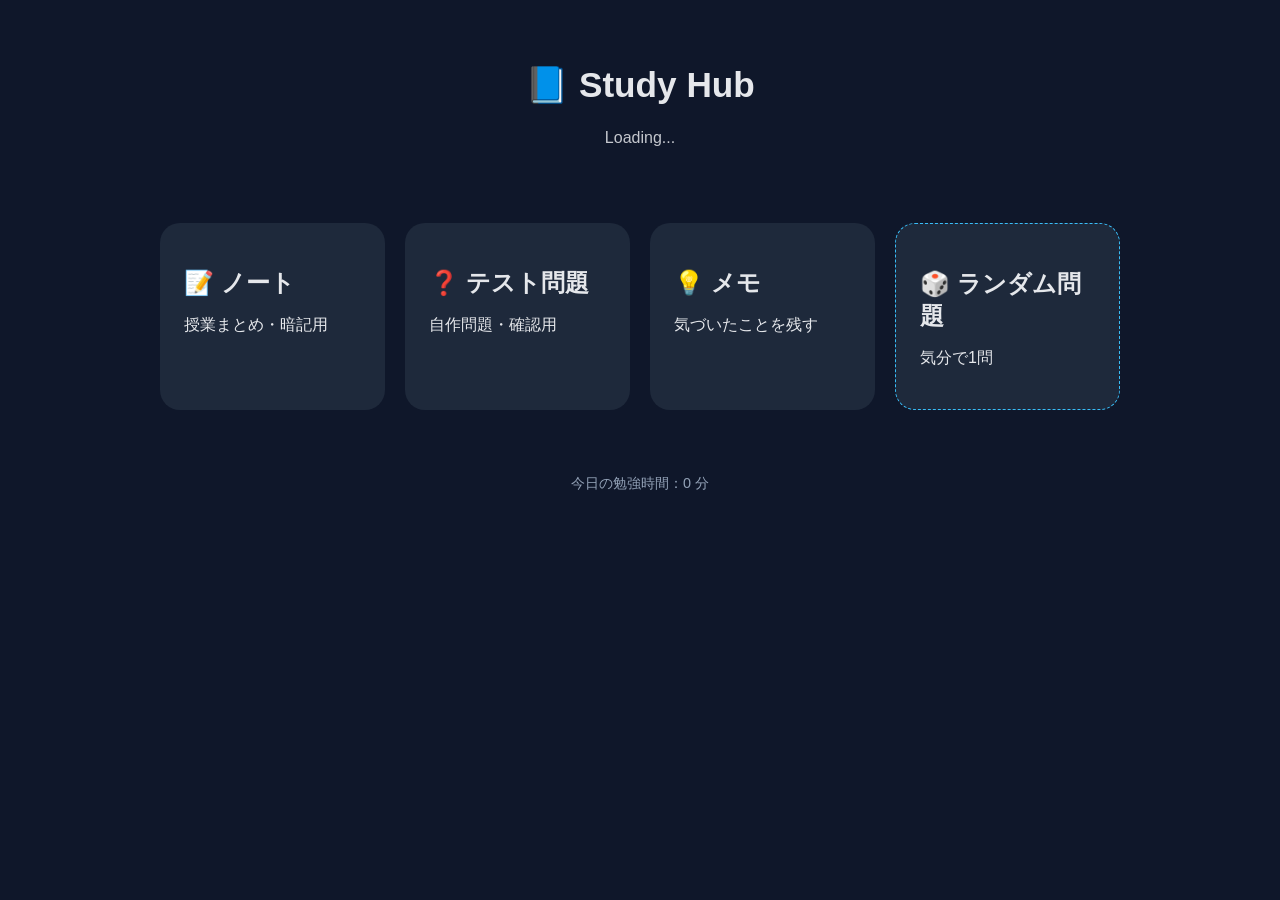
<file: public/index.html>
<!DOCTYPE html>
<html lang="ja">
<head>
  <meta charset="UTF-8">
  <title>Study Hub</title>
  <meta name="viewport" content="width=device-width, initial-scale=1.0">
  <link rel="stylesheet" href="style.css">
</head>
<body>

<header>
  <h1>📘 Study Hub</h1>
  <p id="quote">Loading...</p>
</header>

<main class="grid">
  <div class="card" onclick="go('notes')">
    <h2>📝 ノート</h2>
    <p>授業まとめ・暗記用</p>
  </div>

  <div class="card" onclick="go('quiz')">
    <h2>❓ テスト問題</h2>
    <p>自作問題・確認用</p>
  </div>

  <div class="card" onclick="go('memo')">
    <h2>💡 メモ</h2>
    <p>気づいたことを残す</p>
  </div>

  <div class="card random" onclick="randomQuiz()">
    <h2>🎲 ランダム問題</h2>
    <p>気分で1問</p>
  </div>
</main>

<footer>
  <p id="timer">今日の勉強時間：0 分</p>
</footer>

<script src="script.js"></script>
</body>
</html>
</file>
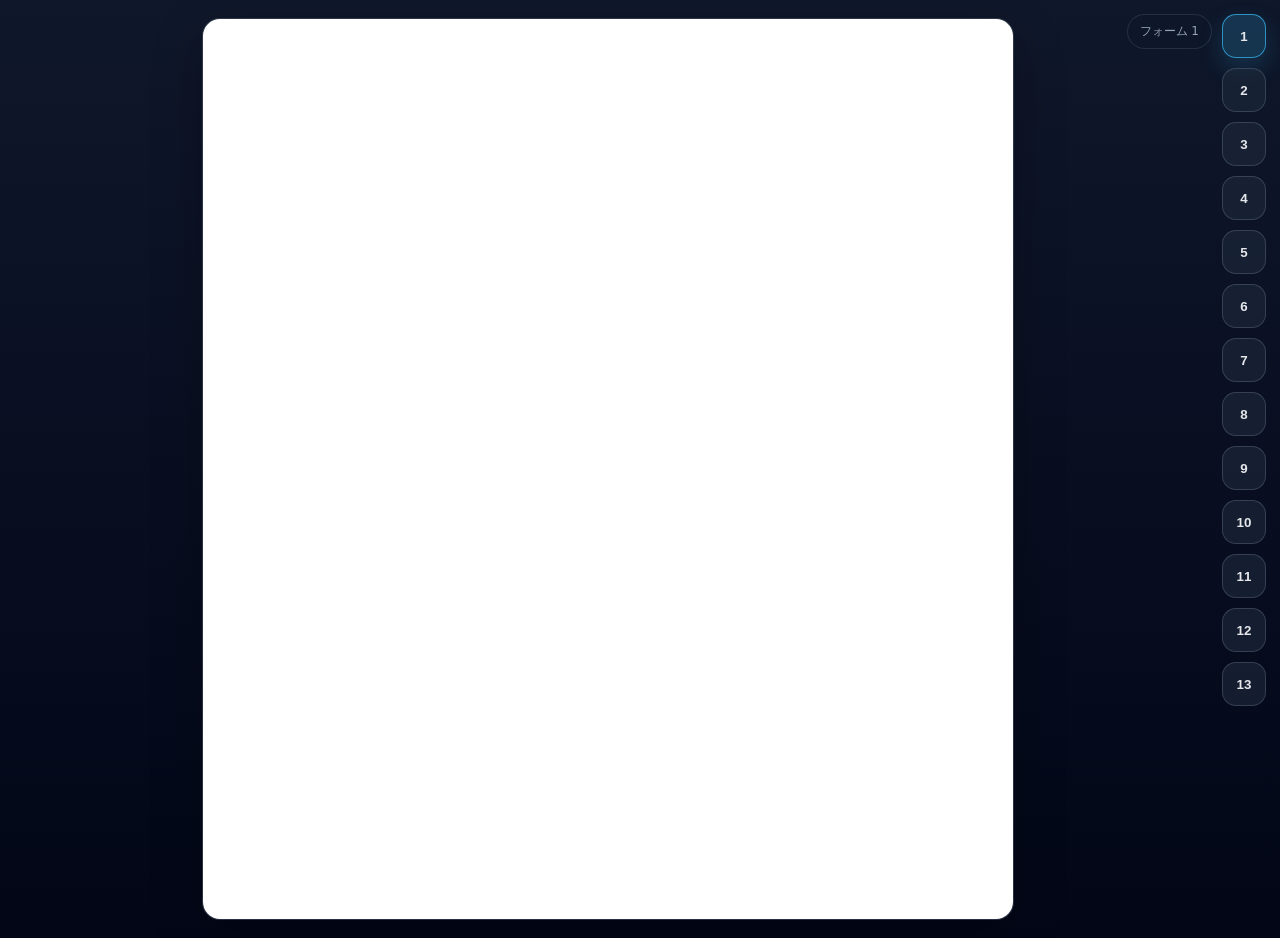
<file: public/formsSwitcher.html>
<!DOCTYPE html>
<html lang="ja">
<head>
  <meta charset="UTF-8" />
  <meta name="viewport" content="width=device-width, initial-scale=1.0" />
  <title>Forms Switcher</title>
  <link rel="stylesheet" href="formsSwitcherStyle.css">
</head>

<body>

  <!-- 右上ラベル（いま何のフォームか表示） -->
  <div class="switch-label" id="formLabel">フォーム 1</div>

  <!-- 右上固定スイッチ（JSで生成もできるけど今回はHTMLでもOK） -->
  <div class="switcher" id="switcher"></div>

  <div class="form-wrap">
    <div class="frame-shell">
      <div class="frame-overlay" id="overlay">
        <div class="loading">
          <span class="dot"></span><span class="dot"></span><span class="dot"></span>
          <span>切り替え中…</span>
        </div>
      </div>

      <iframe
        id="formFrame"
        src="https://docs.google.com/forms/d/e/1FAIpQLSd8glmPOr-wAVesjlUrIQJ4_9QLOpChcwedxyxVCIj12L_C6g/viewform?embedded=true"
        loading="lazy"
      >読み込んでいます…</iframe>
    </div>
  </div>

<script src="formsSwitcher.js"></script>

</body>
</html>
</file>
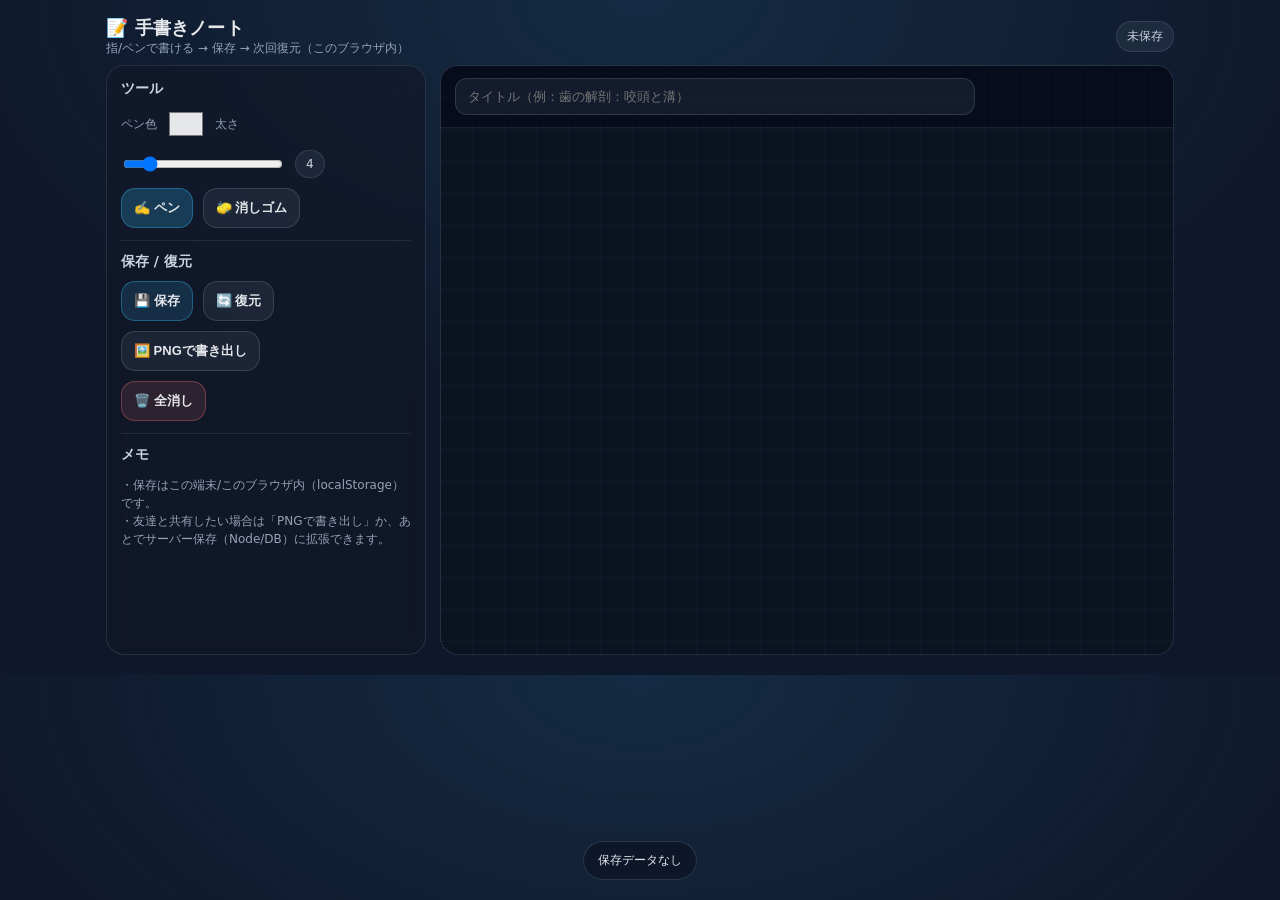
<file: public/memo.html>
<!doctype html>
<html lang="ja">
<head>
  <meta charset="utf-8" />
  <meta name="viewport" content="width=device-width, initial-scale=1, viewport-fit=cover" />
  <title>Study Note</title>
  <style>
    :root{
      --bg:#0f172a;
      --panel:#111827;
      --ink:#e5e7eb;
      --muted:#94a3b8;
      --accent:#38bdf8;
      --card:#1f2937;
      --paper:#0b1220;
      --line:rgba(56,189,248,0.12);
    }
    *{box-sizing:border-box}
    body{
      margin:0;
      font-family: system-ui, -apple-system, Segoe UI, Roboto, "Noto Sans JP", sans-serif;
      background: radial-gradient(1200px 700px at 50% 0%, rgba(56,189,248,0.12), transparent 60%),
                  var(--bg);
      color:var(--ink);
    }
    header{
      padding:16px 16px 8px;
      display:flex;
      align-items:center;
      justify-content:space-between;
      gap:12px;
      max-width:1100px;
      margin:0 auto;
    }
    header h1{
      font-size:18px;
      margin:0;
      letter-spacing:0.2px;
    }
    header .hint{color:var(--muted); font-size:12px}
    .wrap{
      max-width:1100px;
      margin:0 auto;
      padding:0 16px 20px;
      display:grid;
      grid-template-columns: 320px 1fr;
      gap:14px;
    }
    @media (max-width: 900px){
      .wrap{grid-template-columns:1fr}
    }
    .panel{
      background: rgba(17,24,39,0.65);
      border:1px solid rgba(148,163,184,0.18);
      border-radius:18px;
      padding:14px;
      backdrop-filter: blur(10px);
    }
    .panel h2{font-size:14px; margin:0 0 10px; color:#cbd5e1}
    .row{display:flex; gap:10px; align-items:center; flex-wrap:wrap}
    label{font-size:12px; color:var(--muted)}
    input[type="color"]{
      width:38px; height:32px; border:none; background:transparent; padding:0; cursor:pointer;
    }
    input[type="range"]{width:160px}
    .btn{
      appearance:none; border:none; cursor:pointer;
      background: rgba(56,189,248,0.15);
      border:1px solid rgba(56,189,248,0.35);
      color: var(--ink);
      padding:10px 12px;
      border-radius:14px;
      font-weight:600;
      transition: transform .12s ease, background .12s ease;
      font-size:13px;
      user-select:none;
    }
    .btn:hover{transform: translateY(-1px); background: rgba(56,189,248,0.22);}
    .btn.secondary{
      background: rgba(148,163,184,0.10);
      border:1px solid rgba(148,163,184,0.22);
    }
    .btn.danger{
      background: rgba(248,113,113,0.12);
      border:1px solid rgba(248,113,113,0.35);
    }
    .pill{
      padding:6px 10px;
      border-radius:999px;
      background: rgba(148,163,184,0.10);
      border:1px solid rgba(148,163,184,0.18);
      color:#cbd5e1;
      font-size:12px;
    }
    .divider{
      height:1px;
      background: rgba(148,163,184,0.14);
      margin:12px 0;
    }

    /* paper area */
    .paper{
      background: linear-gradient(transparent 31px, var(--line) 32px),
                  linear-gradient(90deg, transparent 31px, rgba(56,189,248,0.08) 32px),
                  var(--paper);
      background-size: 100% 32px, 32px 100%, auto;
      border:1px solid rgba(148,163,184,0.18);
      border-radius:18px;
      overflow:hidden;
      position:relative;
      min-height: 520px;
    }
    .paperTop{
      display:flex; align-items:center; justify-content:space-between;
      padding:12px 14px;
      background: rgba(2,6,23,0.45);
      border-bottom:1px solid rgba(148,163,184,0.14);
    }
    .paperTop input{
      width:100%;
      max-width: 520px;
      background: rgba(148,163,184,0.10);
      border:1px solid rgba(148,163,184,0.20);
      color:var(--ink);
      border-radius:12px;
      padding:10px 12px;
      outline:none;
      font-size:13px;
    }
    .canvasWrap{
      position:relative;
      width:100%;
      height: calc(100% - 56px);
      min-height: 520px;
    }
    canvas{
      width:100%;
      height:100%;
      display:block;
      touch-action: none; /* スクロールより描画を優先 */
      cursor: crosshair;
    }
    .toast{
      position:fixed;
      bottom:18px;
      left:50%;
      transform:translateX(-50%);
      background: rgba(15,23,42,0.92);
      border:1px solid rgba(148,163,184,0.22);
      color:#e5e7eb;
      padding:10px 14px;
      border-radius:999px;
      font-size:12px;
      opacity:0;
      pointer-events:none;
      transition: opacity .18s ease, transform .18s ease;
    }
    .toast.show{opacity:1; transform:translateX(-50%) translateY(-2px);}
    .small{font-size:12px;color:var(--muted);line-height:1.5}
  </style>
</head>
<body>
  <header>
    <div>
      <h1>📝 手書きノート</h1>
      <div class="hint">指/ペンで書ける → 保存 → 次回復元（このブラウザ内）</div>
    </div>
    <span class="pill" id="status">未保存</span>
  </header>

  <div class="wrap">
    <aside class="panel">
      <h2>ツール</h2>

      <div class="row" style="margin-bottom:10px;">
        <label>ペン色</label>
        <input id="color" type="color" value="#e5e7eb" />
        <label>太さ</label>
        <input id="size" type="range" min="1" max="24" value="4" />
        <span class="pill" id="sizeLabel">4</span>
      </div>

      <div class="row" style="margin-bottom:10px;">
        <button class="btn" id="penBtn">✍️ ペン</button>
        <button class="btn secondary" id="eraserBtn">🧽 消しゴム</button>
      </div>

      <div class="divider"></div>

      <h2>保存 / 復元</h2>
      <div class="row" style="margin-bottom:10px;">
        <button class="btn" id="saveBtn">💾 保存</button>
        <button class="btn secondary" id="loadBtn">🔄 復元</button>
      </div>

      <div class="row" style="margin-bottom:10px;">
        <button class="btn secondary" id="exportBtn">🖼️ PNGで書き出し</button>
      </div>

      <div class="row" style="margin-bottom:10px;">
        <button class="btn danger" id="clearBtn">🗑️ 全消し</button>
      </div>

      <div class="divider"></div>
      <h2>メモ</h2>
      <p class="small">
        ・保存はこの端末/このブラウザ内（localStorage）です。<br>
        ・友達と共有したい場合は「PNGで書き出し」か、あとでサーバー保存（Node/DB）に拡張できます。
      </p>
    </aside>

    <section class="paper">
      <div class="paperTop">
        <input id="title" placeholder="タイトル（例：歯の解剖：咬頭と溝）" maxlength="60" />
      </div>
      <div class="canvasWrap">
        <canvas id="canvas"></canvas>
      </div>
    </section>
  </div>

  <div class="toast" id="toast">保存しました</div>

  <script>
    // ====== 設定 ======
    const STORAGE_KEY = "study-note-v1";
    const canvas = document.getElementById("canvas");
    const ctx = canvas.getContext("2d", { willReadFrequently: true });

    const colorEl = document.getElementById("color");
    const sizeEl = document.getElementById("size");
    const sizeLabel = document.getElementById("sizeLabel");
    const titleEl = document.getElementById("title");
    const statusEl = document.getElementById("status");
    const toastEl = document.getElementById("toast");

    const penBtn = document.getElementById("penBtn");
    const eraserBtn = document.getElementById("eraserBtn");
    const saveBtn = document.getElementById("saveBtn");
    const loadBtn = document.getElementById("loadBtn");
    const exportBtn = document.getElementById("exportBtn");
    const clearBtn = document.getElementById("clearBtn");

    let mode = "pen"; // "pen" | "eraser"
    let drawing = false;
    let dirty = false;
    let last = { x: 0, y: 0, p: 0.5 };

    function toast(msg){
      toastEl.textContent = msg;
      toastEl.classList.add("show");
      setTimeout(()=>toastEl.classList.remove("show"), 1200);
    }
    function setStatus(text, accent=false){
      statusEl.textContent = text;
      statusEl.style.borderColor = accent ? "rgba(56,189,248,0.45)" : "rgba(148,163,184,0.18)";
    }

    // ====== Canvas Resize (retina対応) ======
    function resizeCanvas(){
      const dpr = Math.max(1, window.devicePixelRatio || 1);
      const rect = canvas.getBoundingClientRect();

      // 既存内容を退避
      const prev = canvas.width && canvas.height ? canvas.toDataURL("image/png") : null;

      canvas.width = Math.floor(rect.width * dpr);
      canvas.height = Math.floor(rect.height * dpr);
      ctx.setTransform(dpr, 0, 0, dpr, 0, 0);

      // 背景（透明のままでもOK。紙っぽくするなら白で塗る）
      // ctx.fillStyle = "#0b1220"; ctx.fillRect(0,0,rect.width,rect.height);

      if (prev){
        const img = new Image();
        img.onload = () => {
          ctx.drawImage(img, 0, 0, rect.width, rect.height);
        };
        img.src = prev;
      }
    }
    window.addEventListener("resize", resizeCanvas);

    // ====== Drawing utils ======
    function setTool(){
      penBtn.style.background = mode === "pen" ? "rgba(56,189,248,0.22)" : "rgba(56,189,248,0.15)";
      eraserBtn.style.background = mode === "eraser" ? "rgba(148,163,184,0.18)" : "rgba(148,163,184,0.10)";
      canvas.style.cursor = mode === "eraser" ? "cell" : "crosshair";
    }

    function getPoint(e){
      const rect = canvas.getBoundingClientRect();
      const touch = e.touches && e.touches[0];
      const clientX = touch ? touch.clientX : e.clientX;
      const clientY = touch ? touch.clientY : e.clientY;
      const pressure = touch?.force ?? e.pressure ?? 0.5; // iOS/一部端末で有効
      return {
        x: (clientX - rect.left),
        y: (clientY - rect.top),
        p: (pressure && pressure > 0) ? pressure : 0.5
      };
    }

    function beginStroke(pt){
      drawing = true;
      dirty = true;
      last = pt;
      ctx.beginPath();
      ctx.moveTo(pt.x, pt.y);
      setStatus("編集中…", true);
    }

    function strokeTo(pt){
      if (!drawing) return;

      // 筆圧っぽい：force が取れるなら少し反映
      const base = Number(sizeEl.value);
      const w = Math.max(1, base * (0.6 + pt.p * 0.8));

      ctx.lineJoin = "round";
      ctx.lineCap = "round";
      ctx.lineWidth = w;

      if (mode === "eraser"){
        ctx.globalCompositeOperation = "destination-out";
        ctx.strokeStyle = "rgba(0,0,0,1)";
      } else {
        ctx.globalCompositeOperation = "source-over";
        ctx.strokeStyle = colorEl.value;
      }

      ctx.lineTo(pt.x, pt.y);
      ctx.stroke();

      last = pt;
    }

    function endStroke(){
      if (!drawing) return;
      drawing = false;
      ctx.closePath();
      setStatus(dirty ? "未保存" : "保存済み");
    }

    // Pointer Events（ボタン押しながらでも描画が途切れにくい）
    canvas.addEventListener("pointerdown", (e)=>{
      e.preventDefault();
      canvas.setPointerCapture(e.pointerId);
      beginStroke(getPoint(e));
    });
    canvas.addEventListener("pointermove", (e)=>{
      if (!drawing) return;
      e.preventDefault();
      strokeTo(getPoint(e));
    });
    canvas.addEventListener("pointerup", (e)=>{
      e.preventDefault();
      endStroke();
    });
    canvas.addEventListener("pointercancel", endStroke);

    // ====== UI ======
    sizeEl.addEventListener("input", ()=> sizeLabel.textContent = sizeEl.value);

    penBtn.addEventListener("click", ()=>{ mode="pen"; setTool(); toast("ペン"); });
    eraserBtn.addEventListener("click", ()=>{ mode="eraser"; setTool(); toast("消しゴム"); });

    clearBtn.addEventListener("click", ()=>{
      if (!confirm("全消しする？")) return;
      const rect = canvas.getBoundingClientRect();
      ctx.clearRect(0,0,rect.width,rect.height);
      dirty = true;
      setStatus("未保存");
      toast("全消し");
    });

    function save(){
      const data = {
        title: titleEl.value ?? "",
        // ここはキャンバスを画像として保存（簡単で確実）
        image: canvas.toDataURL("image/png"),
        savedAt: Date.now()
      };
      localStorage.setItem(STORAGE_KEY, JSON.stringify(data));
      dirty = false;
      setStatus("保存済み");
      toast("保存しました");
    }

    function load(){
      const raw = localStorage.getItem(STORAGE_KEY);
      if (!raw){
        toast("保存データなし");
        return;
      }
      const data = JSON.parse(raw);
      titleEl.value = data.title ?? "";

      const rect = canvas.getBoundingClientRect();
      const img = new Image();
      img.onload = () => {
        ctx.clearRect(0,0,rect.width,rect.height);
        ctx.drawImage(img, 0, 0, rect.width, rect.height);
        dirty = false;
        setStatus("保存済み");
        toast("復元しました");
      };
      img.src = data.image;
    }

    saveBtn.addEventListener("click", save);
    loadBtn.addEventListener("click", load);

    exportBtn.addEventListener("click", ()=>{
      // 背景を白にしたPNGが欲しい場合は一時的に合成してもOK
      const a = document.createElement("a");
      const name = (titleEl.value || "note").replace(/[\\\/:*?"<>|]/g, "_");
      a.download = `${name}.png`;
      a.href = canvas.toDataURL("image/png");
      a.click();
      toast("PNGを書き出し");
    });

    // ====== 初期化 ======
    resizeCanvas();
    setTool();
    sizeLabel.textContent = sizeEl.value;

    // 自動復元（欲しければON）
    load();

    // ページ離脱前の注意
    window.addEventListener("beforeunload", (e)=>{
      if (!dirty) return;
      e.preventDefault();
      e.returnValue = "";
    });
  </script>
</body>
</html>
</file>
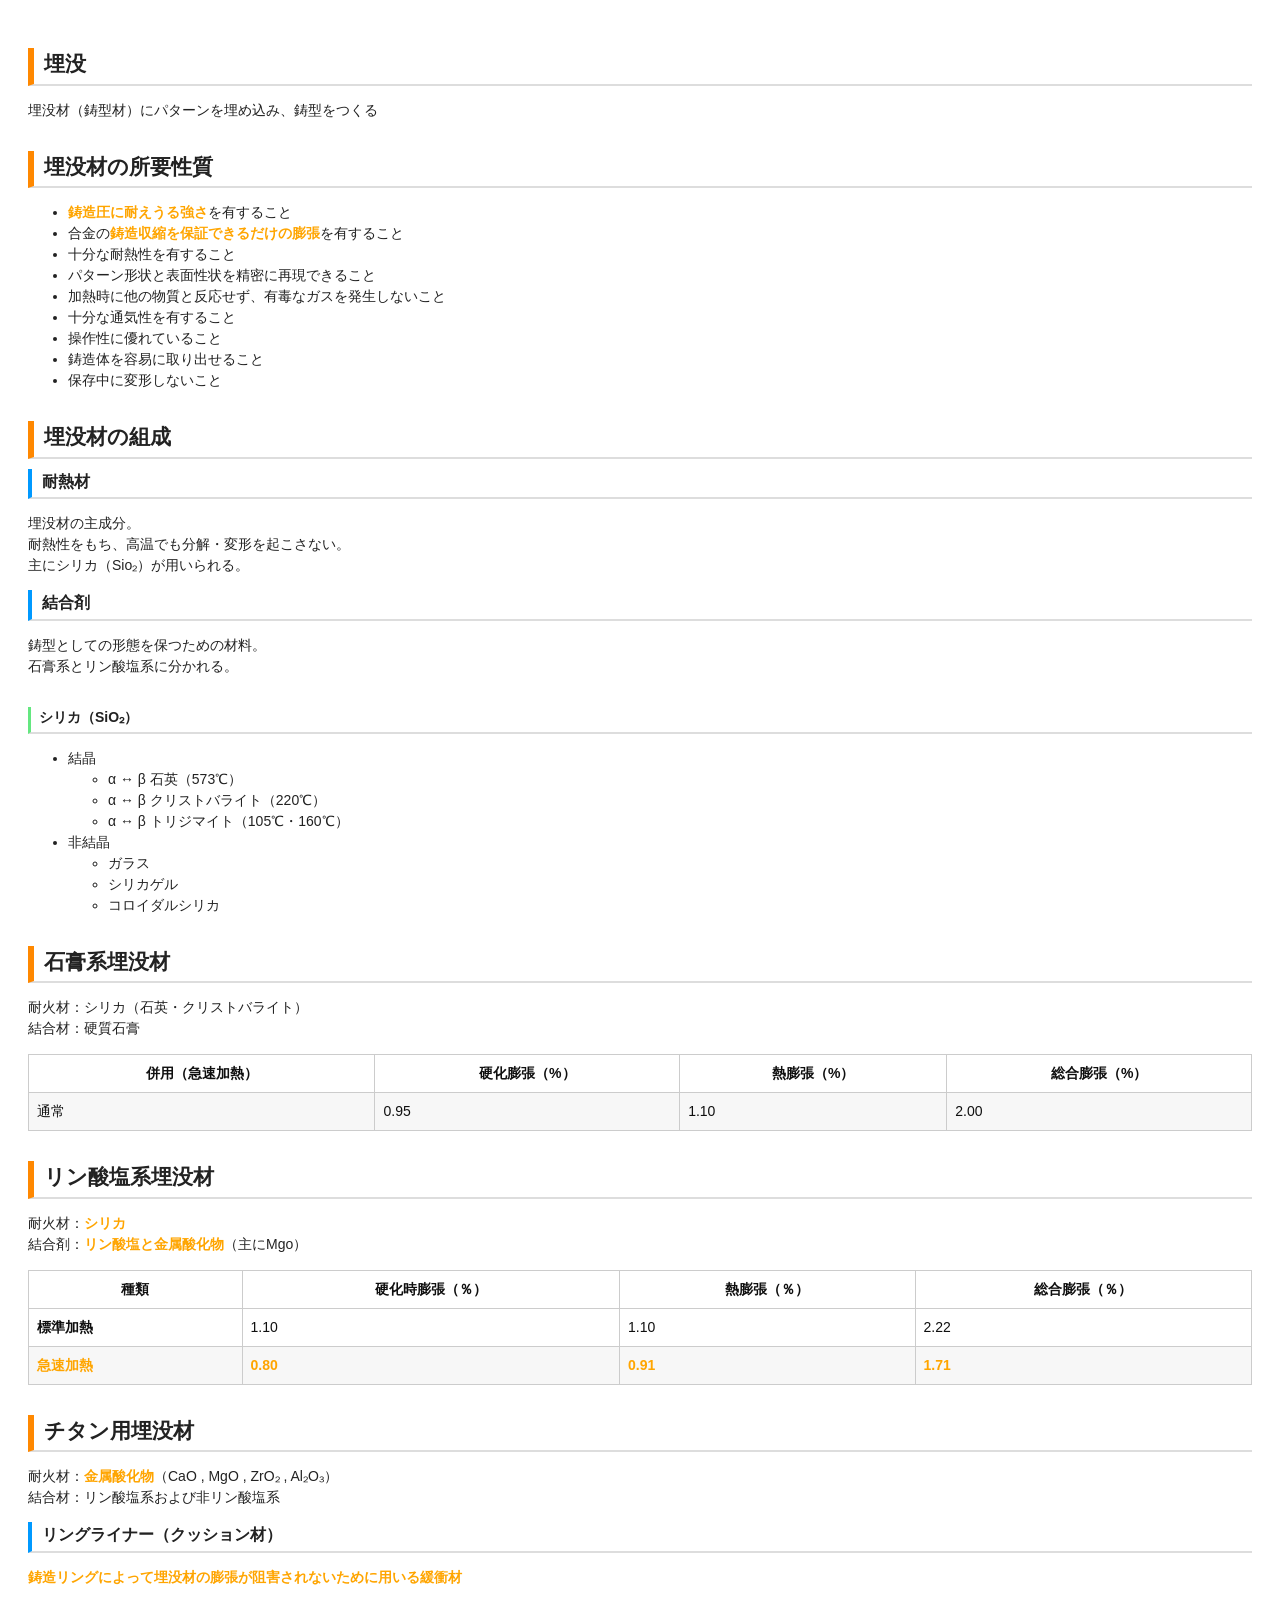
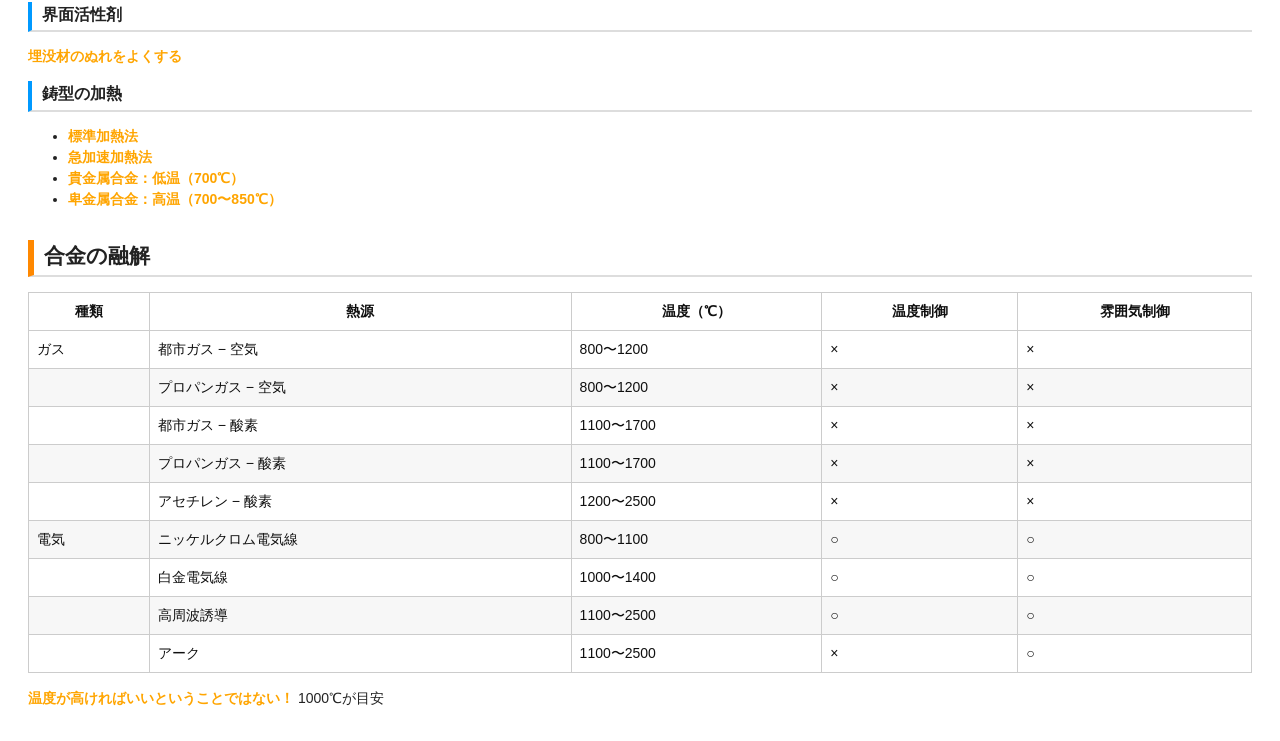
<file: public/note1-1.html>
<!DOCTYPE html>
<html lang="ja">
<head>
<meta charset="UTF-8" />
<title>note 1-1</title>
<link rel="stylesheet" href="noteStyle.css">
</head>
<body>

<h2>埋没</h2>
<p>埋没材（鋳型材）にパターンを埋め込み、鋳型をつくる</p>

<h2>埋没材の所要性質</h2>
<ul>
  <li><span class="orange">鋳造圧に耐えうる強さ</span>を有すること</li>
  <li>合金の<span class="orange">鋳造収縮を保証できるだけの膨張</span>を有すること</li>
  <li>十分な耐熱性を有すること</li>
  <li>パターン形状と表面性状を精密に再現できること</li>
  <li>加熱時に他の物質と反応せず、有毒なガスを発生しないこと</li>
  <li>十分な通気性を有すること</li>
  <li>操作性に優れていること</li>
  <li>鋳造体を容易に取り出せること</li>
  <li>保存中に変形しないこと</li>
</ul>

<h2>埋没材の組成</h2>

<h3>耐熱材</h3>
<p>埋没材の主成分。<br>
耐熱性をもち、高温でも分解・変形を起こさない。<br>
主にシリカ（Sio₂）が用いられる。</p>

<h3>結合剤</h3>
<p>鋳型としての形態を保つための材料。<br>
石膏系とリン酸塩系に分かれる。</p>

<h4>シリカ（SiO₂）</h4>
<ul>
  <li>結晶
    <ul>
      <li>α ↔ β 石英（573℃）</li>
      <li>α ↔ β クリストバライト（220℃）</li>
      <li>α ↔ β トリジマイト（105℃・160℃）</li>
    </ul>
  </li>
  <li>非結晶
    <ul>
      <li>ガラス</li>
      <li>シリカゲル</li>
      <li>コロイダルシリカ</li>
    </ul>
  </li>
</ul>

<h2>石膏系埋没材</h2>
<p>耐火材：シリカ（石英・クリストバライト）<br>
結合材：硬質石膏</p>

<table>
  <tr><th>併用（急速加熱）</th><th>硬化膨張（%）</th><th>熱膨張（%）</th><th>総合膨張（%）</th></tr>
  <tr><td>通常</td><td>0.95</td><td>1.10</td><td>2.00</td></tr>
</table>

<h2>リン酸塩系埋没材</h2>
<p>耐火材：<span class="orange">シリカ</span><br>
結合剤：<span class="orange">リン酸塩と金属酸化物</span>（主にMgo）</p>

<table>
  <thead>
    <tr>
      <th>種類</th>
      <th>硬化時膨張（％）</th>
      <th>熱膨張（％）</th>
      <th>総合膨張（％）</th>
    </tr>
  </thead>
  <tbody>
    <tr>
      <td><strong>標準加熱</strong></td>
      <td>1.10</td>
      <td>1.10</td>
      <td>2.22</td>
    </tr>
    <tr>
      <td><span class="orange"><strong>急速加熱</strong></span></td>
      <td><span class="orange">0.80</span></td>
      <td><span class="orange">0.91</span></td>
      <td><span class="orange">1.71</span></td>
    </tr>
  </tbody>
</table>

<h2>チタン用埋没材</h2>
<p>耐火材：<span class="orange">金属酸化物</span>（CaO , MgO , ZrO₂ , Al₂O₃）<br>
結合材：リン酸塩系および非リン酸塩系</p>

<h3>リングライナー（クッション材）</h3>
<p><span class="orange">鋳造リングによって埋没材の膨張が阻害されないために用いる緩衝材</span></p>

<h3>界面活性剤</h3>
<p><span class="orange">埋没材のぬれをよくする</span></p>

<h3>鋳型の加熱</h3>
<ul>
  <li><span class="orange">標準加熱法</span></li>
  <li><span class="orange">急加速加熱法</span></li>
  <li><span class="orange">貴金属合金：低温（700℃）</span></li>
  <li><span class="orange">卑金属合金：高温（700〜850℃）</span></li>
</ul>

<h2>合金の融解</h2>

<table>
  <thead>
    <tr>
      <th>種類</th>
      <th>熱源</th>
      <th>温度（℃）</th>
      <th>温度制御</th>
      <th>雰囲気制御</th>
    </tr>
  </thead>
  <tbody>
    <tr><td>ガス</td><td>都市ガス − 空気</td><td>800〜1200</td><td>×</td><td>×</td></tr>
    <tr><td></td><td>プロパンガス − 空気</td><td>800〜1200</td><td>×</td><td>×</td></tr>
    <tr><td></td><td>都市ガス − 酸素</td><td>1100〜1700</td><td>×</td><td>×</td></tr>
    <tr><td></td><td>プロパンガス − 酸素</td><td>1100〜1700</td><td>×</td><td>×</td></tr>
    <tr><td></td><td>アセチレン − 酸素</td><td>1200〜2500</td><td>×</td><td>×</td></tr>
    <tr><td>電気</td><td>ニッケルクロム電気線</td><td>800〜1100</td><td>○</td><td>○</td></tr>
    <tr><td></td><td>白金電気線</td><td>1000〜1400</td><td>○</td><td>○</td></tr>
    <tr><td></td><td>高周波誘導</td><td>1100〜2500</td><td>○</td><td>○</td></tr>
    <tr><td></td><td>アーク</td><td>1100〜2500</td><td>×</td><td>○</td></tr>
  </tbody>
</table>

<p><span class="orange">温度が高ければいいということではない！</span> 1000℃が目安</p>

</body>
</html>
</file>
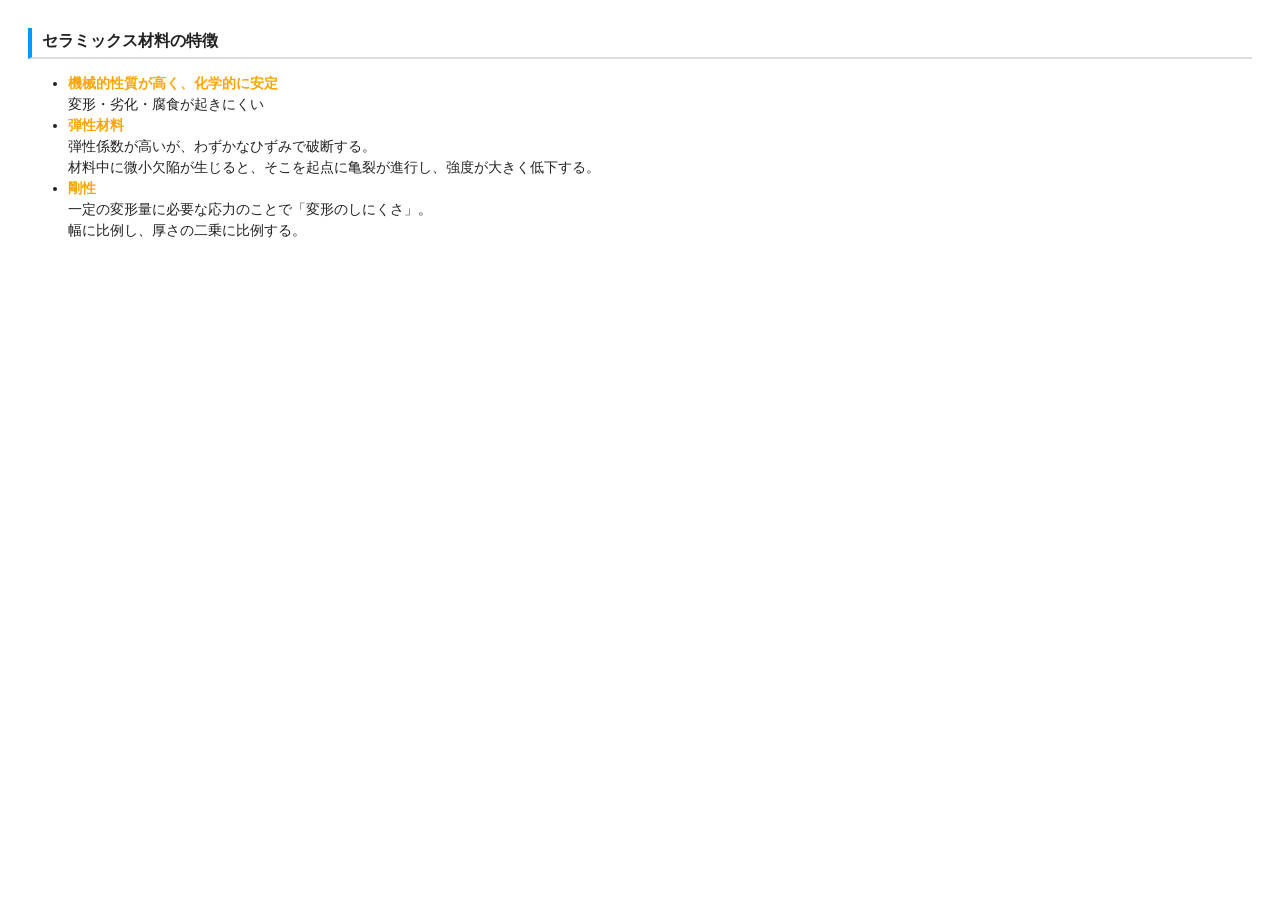
<file: public/note1-10.html>
<!DOCTYPE html>
<html lang="ja">
<head>
<meta charset="UTF-8" />
<title>note 1-10</title>
<link rel="stylesheet" href="noteStyle.css">
</head>

<body>

<h3>セラミックス材料の特徴</h3>

<ul>
  <li>
    <span class="orange">機械的性質が高く、化学的に安定</span><br>
    変形・劣化・腐食が起きにくい
  </li>

  <li>
    <span class="orange">弾性材料</span><br>
    弾性係数が高いが、わずかなひずみで破断する。<br>
    材料中に微小欠陥が生じると、そこを起点に亀裂が進行し、強度が大きく低下する。
  </li>

  <li>
    <span class="orange">剛性</span><br>
    一定の変形量に必要な応力のことで「変形のしにくさ」。<br>
    幅に比例し、厚さの二乗に比例する。
  </li>
</ul>

</body>
</html>
</file>
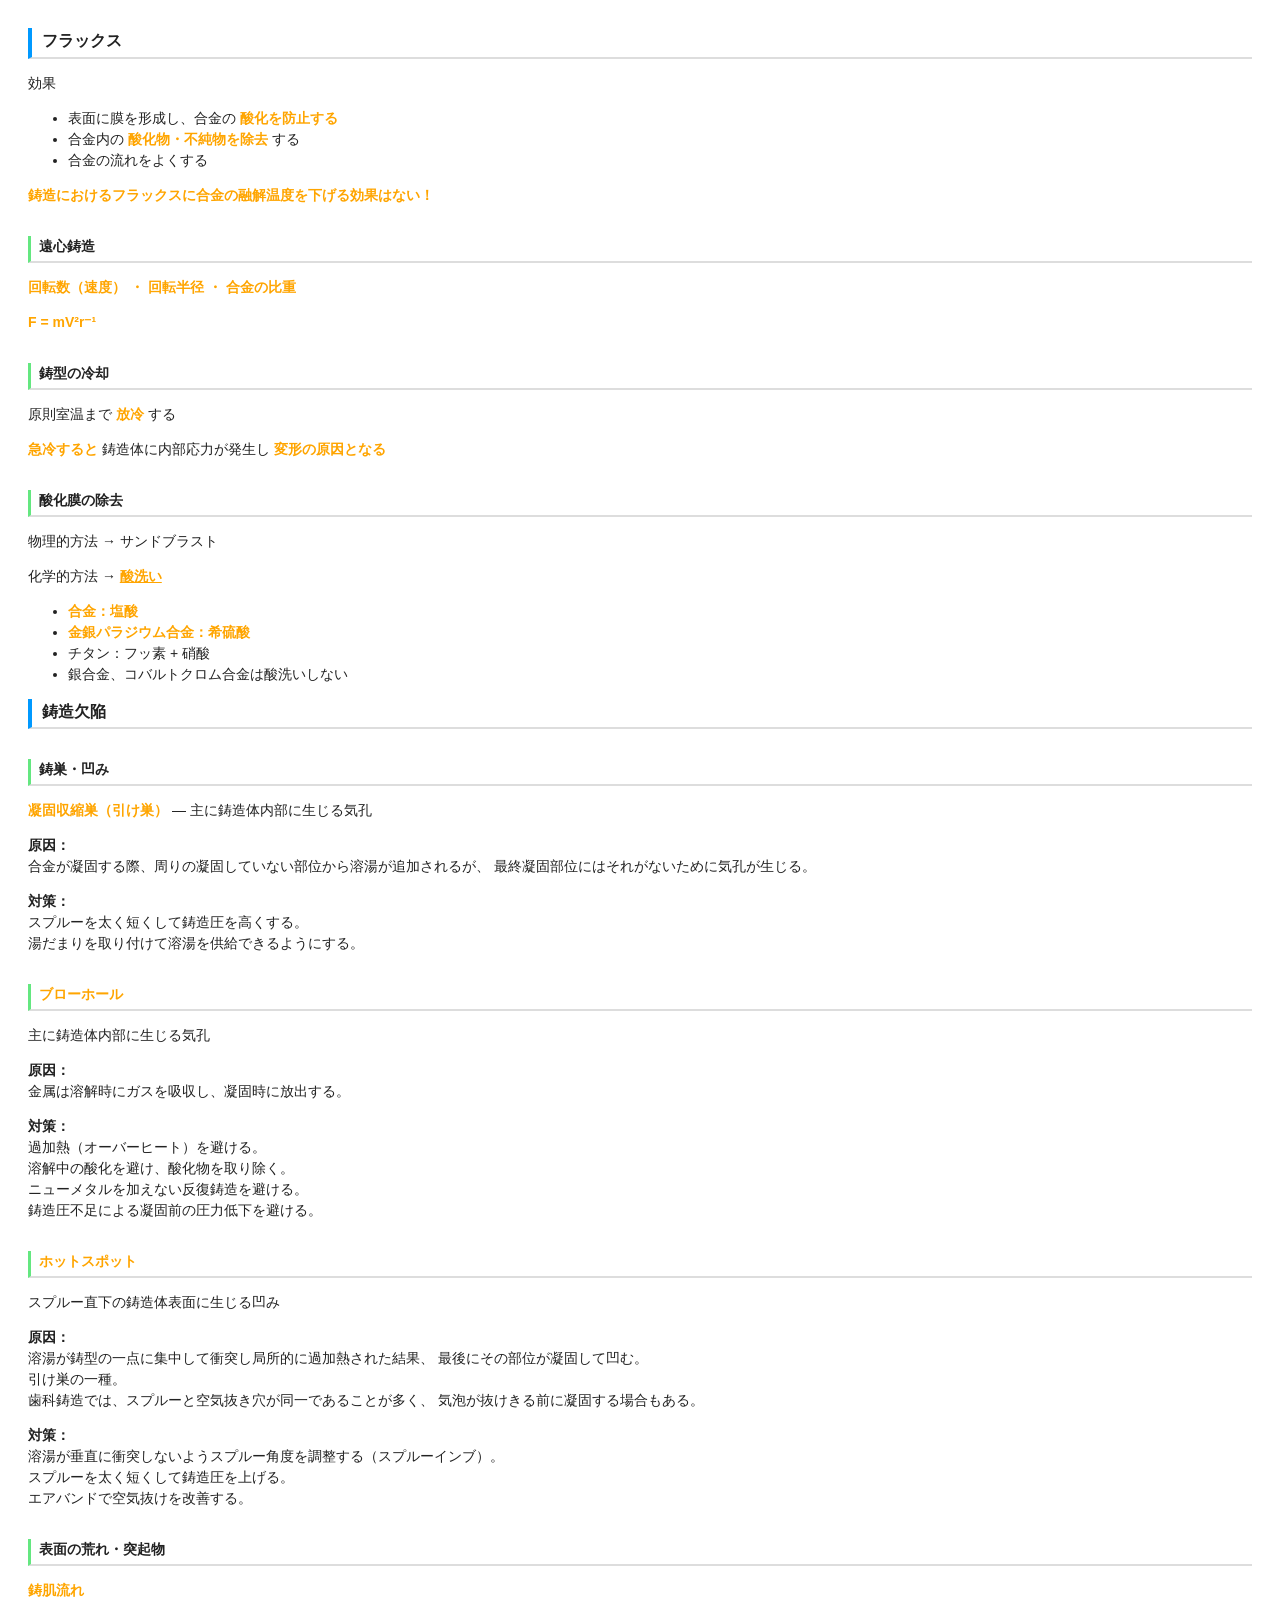
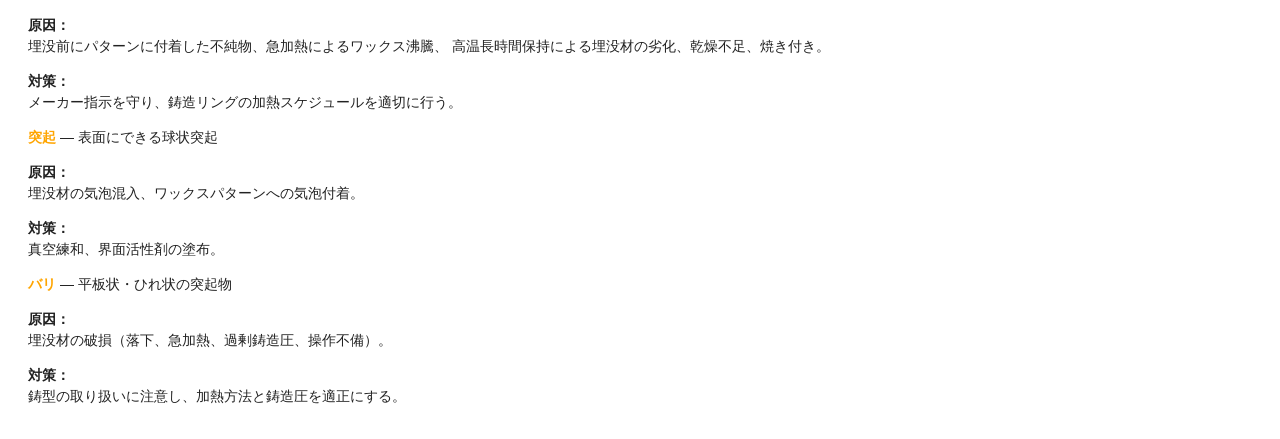
<file: public/note1-2.html>
<!DOCTYPE html>
<html lang="ja">
<head>
<meta charset="UTF-8" />
<title>note 1-2</title>
<link rel="stylesheet" href="noteStyle.css">
</head>

<body>

<h3>フラックス</h3>

<p>効果</p>
<ul>
  <li>表面に膜を形成し、合金の <span class="orange">酸化を防止する</span></li>
  <li>合金内の <span class="orange">酸化物・不純物を除去</span> する</li>
  <li>合金の流れをよくする</li>
</ul>

<p><span class="orange">鋳造におけるフラックスに合金の融解温度を下げる効果はない！</span></p>

<h4>遠心鋳造</h4>
<p><span class="orange">回転数（速度） ・ 回転半径 ・ 合金の比重</span></p>

<p><span class="orange">F = mV²r⁻¹</span></p>

<h4>鋳型の冷却</h4>
<p>原則室温まで <span class="orange">放冷</span> する</p>
<p><span class="orange">急冷すると</span> 鋳造体に内部応力が発生し <span class="orange">変形の原因となる</span></p>

<h4>酸化膜の除去</h4>

<p>物理的方法 → サンドブラスト</p>

<p>化学的方法 → <span class="orange"><u>酸洗い</u></span></p>

<ul>
  <li><span class="orange">合金：塩酸</span></li>
  <li><span class="orange">金銀パラジウム合金：希硫酸</span></li>
  <li>チタン：フッ素 + 硝酸</li>
  <li>銀合金、コバルトクロム合金は酸洗いしない</li>
</ul>

<h3>鋳造欠陥</h3>

<h4>鋳巣・凹み</h4>
<p><span class="orange">凝固収縮巣（引け巣）</span> — 主に鋳造体内部に生じる気孔</p>

<p><strong>原因：</strong><br>
合金が凝固する際、周りの凝固していない部位から溶湯が追加されるが、  
最終凝固部位にはそれがないために気孔が生じる。</p>

<p><strong>対策：</strong><br>
スプルーを太く短くして鋳造圧を高くする。<br>
湯だまりを取り付けて溶湯を供給できるようにする。</p>

<h4><span class="orange">ブローホール</span></h4>
<p>主に鋳造体内部に生じる気孔</p>

<p><strong>原因：</strong><br>
金属は溶解時にガスを吸収し、凝固時に放出する。</p>

<p><strong>対策：</strong><br>
過加熱（オーバーヒート）を避ける。<br>
溶解中の酸化を避け、酸化物を取り除く。<br>
ニューメタルを加えない反復鋳造を避ける。<br>
鋳造圧不足による凝固前の圧力低下を避ける。</p>

<h4><span class="orange">ホットスポット</span></h4>
<p>スプルー直下の鋳造体表面に生じる凹み</p>

<p><strong>原因：</strong><br>
溶湯が鋳型の一点に集中して衝突し局所的に過加熱された結果、  
最後にその部位が凝固して凹む。<br>
引け巣の一種。<br>
歯科鋳造では、スプルーと空気抜き穴が同一であることが多く、  
気泡が抜けきる前に凝固する場合もある。</p>

<p><strong>対策：</strong><br>
溶湯が垂直に衝突しないようスプルー角度を調整する（スプルーインブ）。<br>
スプルーを太く短くして鋳造圧を上げる。<br>
エアバンドで空気抜けを改善する。</p>

<h4>表面の荒れ・突起物</h4>

<p><span class="orange">鋳肌流れ</span></p>

<p><strong>原因：</strong><br>
埋没前にパターンに付着した不純物、急加熱によるワックス沸騰、  
高温長時間保持による埋没材の劣化、乾燥不足、焼き付き。</p>

<p><strong>対策：</strong><br>
メーカー指示を守り、鋳造リングの加熱スケジュールを適切に行う。</p>

<p><span class="orange">突起</span> — 表面にできる球状突起</p>

<p><strong>原因：</strong><br>
埋没材の気泡混入、ワックスパターンへの気泡付着。</p>

<p><strong>対策：</strong><br>
真空練和、界面活性剤の塗布。</p>

<p><span class="orange">バリ</span> — 平板状・ひれ状の突起物</p>

<p><strong>原因：</strong><br>
埋没材の破損（落下、急加熱、過剰鋳造圧、操作不備）。</p>

<p><strong>対策：</strong><br>
鋳型の取り扱いに注意し、加熱方法と鋳造圧を適正にする。</p>

</body>
</html>
</file>
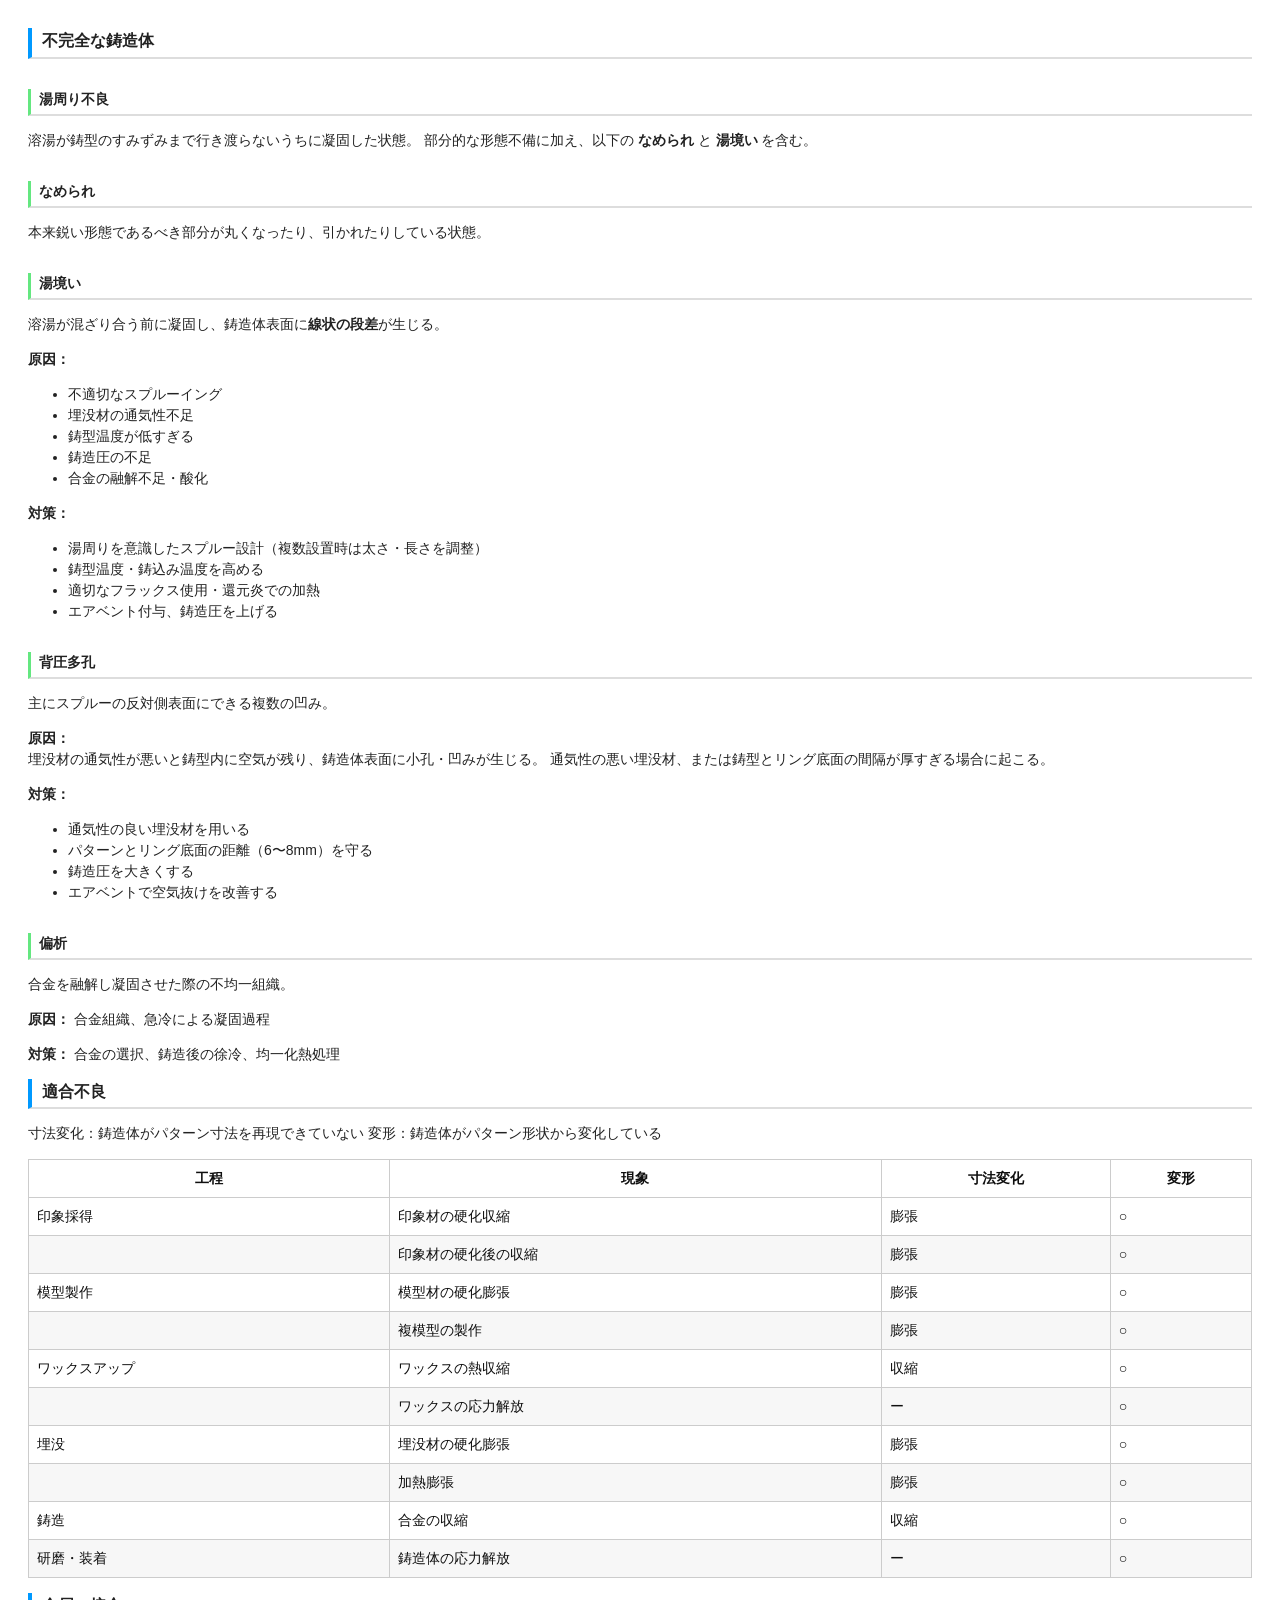
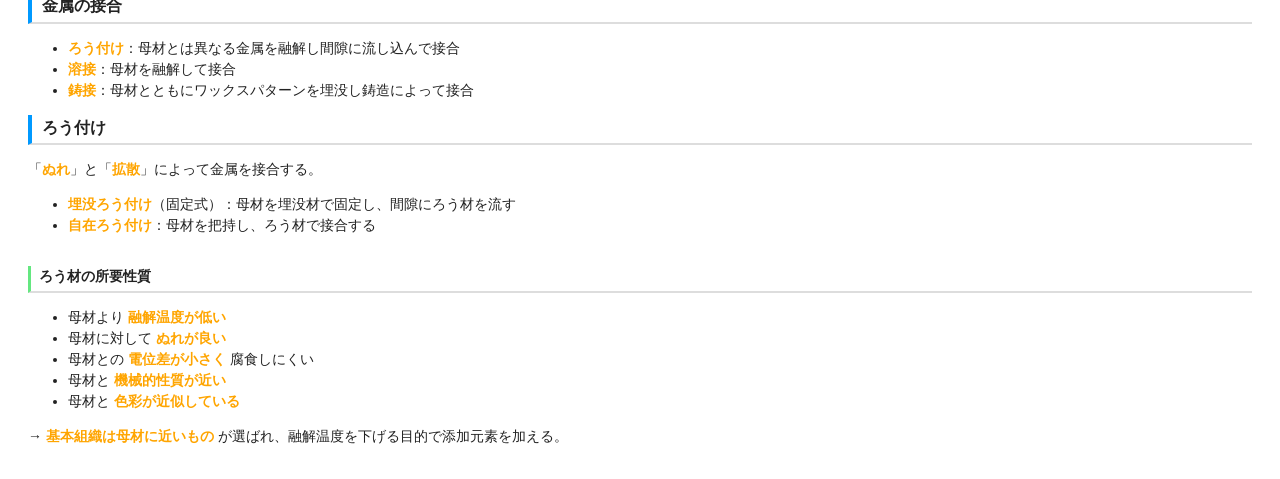
<file: public/note1-3.html>
<!DOCTYPE html>
<html lang="ja">
<head>
<meta charset="UTF-8" />
<title>note 1-3</title>
<link rel="stylesheet" href="noteStyle.css">
</head>

<body>

<h3>不完全な鋳造体</h3>

<h4>湯周り不良</h4>
<p>溶湯が鋳型のすみずみまで行き渡らないうちに凝固した状態。  
部分的な形態不備に加え、以下の <strong>なめられ</strong> と <strong>湯境い</strong> を含む。</p>

<h4>なめられ</h4>
<p>本来鋭い形態であるべき部分が丸くなったり、引かれたりしている状態。</p>

<h4>湯境い</h4>
<p>溶湯が混ざり合う前に凝固し、鋳造体表面に<strong>線状の段差</strong>が生じる。</p>

<p><strong>原因：</strong></p>
<ul>
  <li>不適切なスプルーイング</li>
  <li>埋没材の通気性不足</li>
  <li>鋳型温度が低すぎる</li>
  <li>鋳造圧の不足</li>
  <li>合金の融解不足・酸化</li>
</ul>

<p><strong>対策：</strong></p>
<ul>
  <li>湯周りを意識したスプルー設計（複数設置時は太さ・長さを調整）</li>
  <li>鋳型温度・鋳込み温度を高める</li>
  <li>適切なフラックス使用・還元炎での加熱</li>
  <li>エアベント付与、鋳造圧を上げる</li>
</ul>

<h4>背圧多孔</h4>
<p>主にスプルーの反対側表面にできる複数の凹み。</p>

<p><strong>原因：</strong><br>
埋没材の通気性が悪いと鋳型内に空気が残り、鋳造体表面に小孔・凹みが生じる。  
通気性の悪い埋没材、または鋳型とリング底面の間隔が厚すぎる場合に起こる。</p>

<p><strong>対策：</strong></p>
<ul>
  <li>通気性の良い埋没材を用いる</li>
  <li>パターンとリング底面の距離（6〜8mm）を守る</li>
  <li>鋳造圧を大きくする</li>
  <li>エアベントで空気抜けを改善する</li>
</ul>

<h4>偏析</h4>
<p>合金を融解し凝固させた際の不均一組織。</p>

<p><strong>原因：</strong> 合金組織、急冷による凝固過程</p>
<p><strong>対策：</strong> 合金の選択、鋳造後の徐冷、均一化熱処理</p>

<h3>適合不良</h3>
<p>寸法変化：鋳造体がパターン寸法を再現できていない  
変形：鋳造体がパターン形状から変化している</p>

<table>
  <thead>
    <tr>
      <th>工程</th>
      <th>現象</th>
      <th>寸法変化</th>
      <th>変形</th>
    </tr>
  </thead>
  <tbody>
    <tr><td>印象採得</td><td>印象材の硬化収縮</td><td>膨張</td><td>○</td></tr>
    <tr><td></td><td>印象材の硬化後の収縮</td><td>膨張</td><td>○</td></tr>

    <tr><td>模型製作</td><td>模型材の硬化膨張</td><td>膨張</td><td>○</td></tr>
    <tr><td></td><td>複模型の製作</td><td>膨張</td><td>○</td></tr>

    <tr><td>ワックスアップ</td><td>ワックスの熱収縮</td><td>収縮</td><td>○</td></tr>
    <tr><td></td><td>ワックスの応力解放</td><td>ー</td><td>○</td></tr>

    <tr><td>埋没</td><td>埋没材の硬化膨張</td><td>膨張</td><td>○</td></tr>
    <tr><td></td><td>加熱膨張</td><td>膨張</td><td>○</td></tr>

    <tr><td>鋳造</td><td>合金の収縮</td><td>収縮</td><td>○</td></tr>

    <tr><td>研磨・装着</td><td>鋳造体の応力解放</td><td>ー</td><td>○</td></tr>
  </tbody>
</table>

<h3>金属の接合</h3>

<ul>
  <li><span class="orange">ろう付け</span>：母材とは異なる金属を融解し間隙に流し込んで接合</li>
  <li><span class="orange">溶接</span>：母材を融解して接合</li>
  <li><span class="orange">鋳接</span>：母材とともにワックスパターンを埋没し鋳造によって接合</li>
</ul>

<h3>ろう付け</h3>
<p>「<span class="orange">ぬれ</span>」と「<span class="orange">拡散</span>」によって金属を接合する。</p>

<ul>
  <li><span class="orange">埋没ろう付け</span>（固定式）：母材を埋没材で固定し、間隙にろう材を流す</li>
  <li><span class="orange">自在ろう付け</span>：母材を把持し、ろう材で接合する</li>
</ul>

<h4>ろう材の所要性質</h4>

<ul>
  <li>母材より <span class="orange">融解温度が低い</span></li>
  <li>母材に対して <span class="orange">ぬれが良い</span></li>
  <li>母材との <span class="orange">電位差が小さく</span> 腐食しにくい</li>
  <li>母材と <span class="orange">機械的性質が近い</span></li>
  <li>母材と <span class="orange">色彩が近似している</span></li>
</ul>

<p>→ <span class="orange">基本組織は母材に近いもの</span> が選ばれ、融解温度を下げる目的で添加元素を加える。</p>

</body>
</html>
</file>
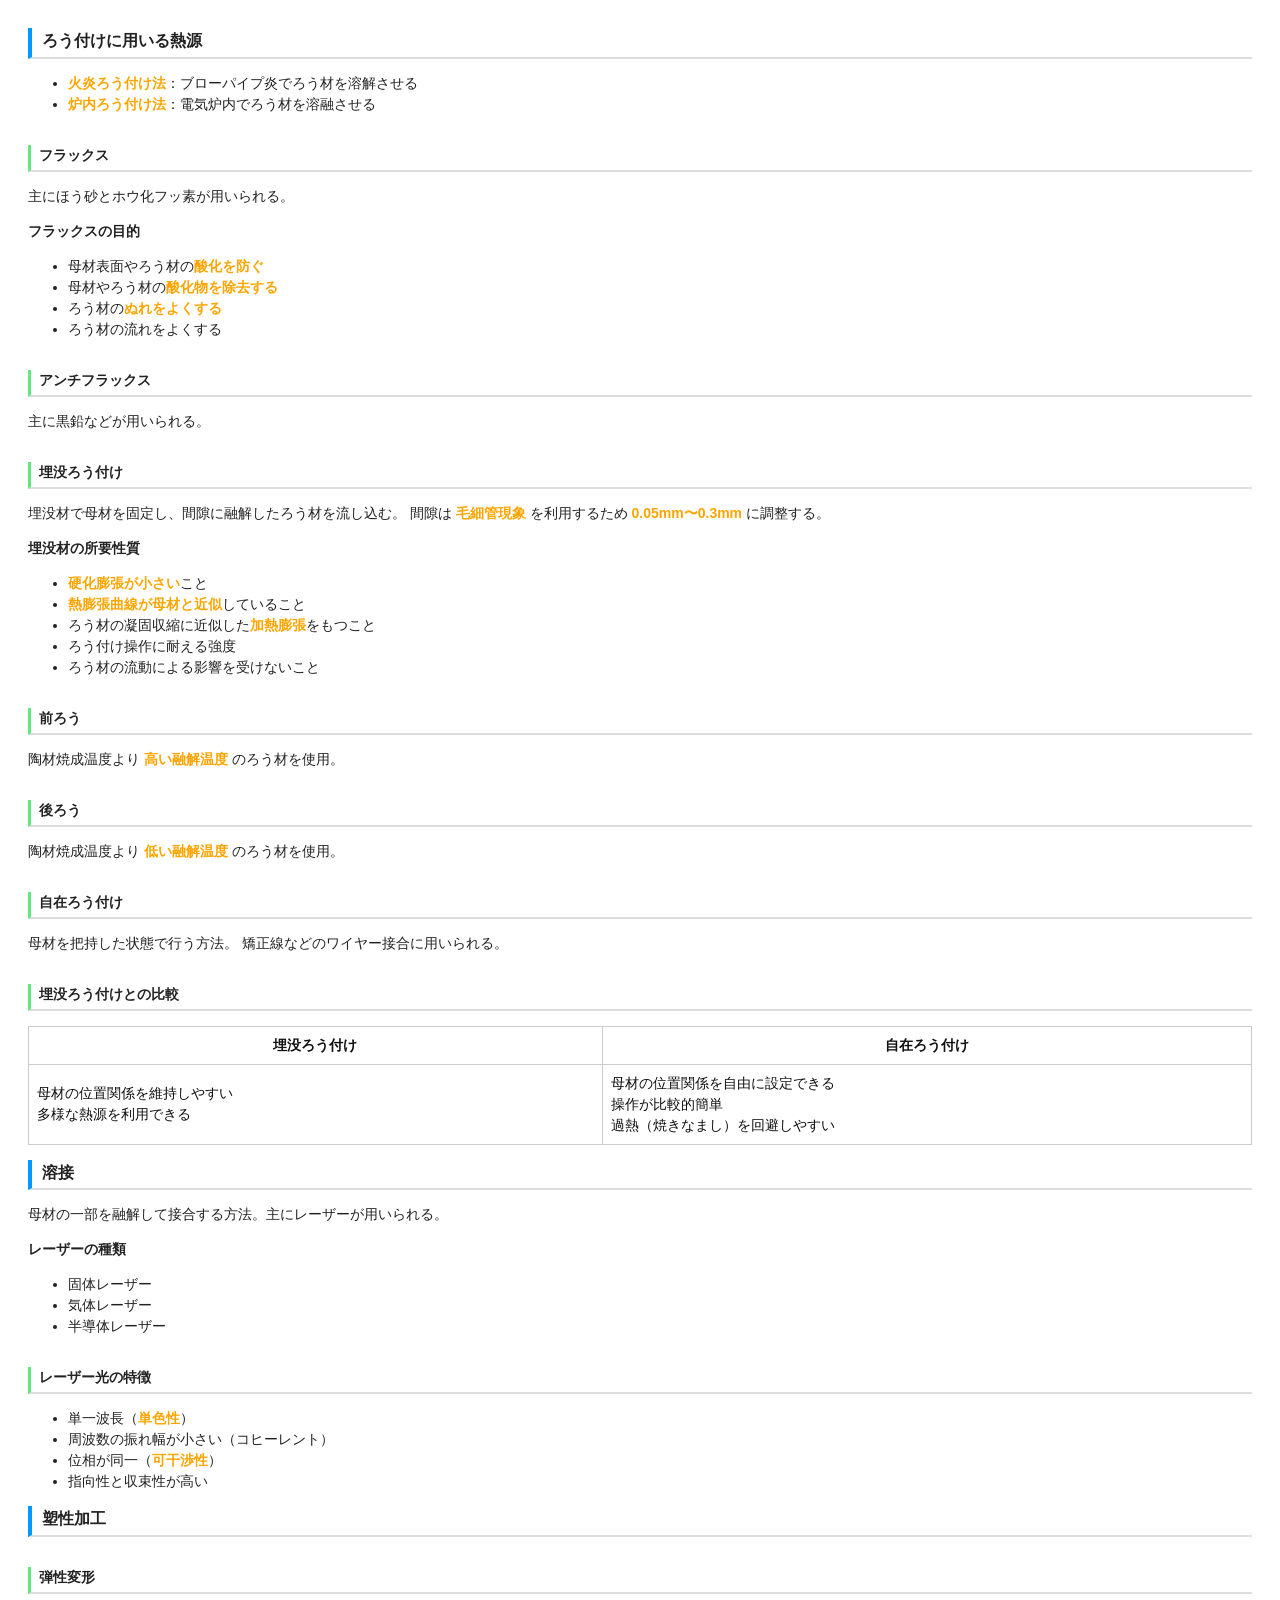
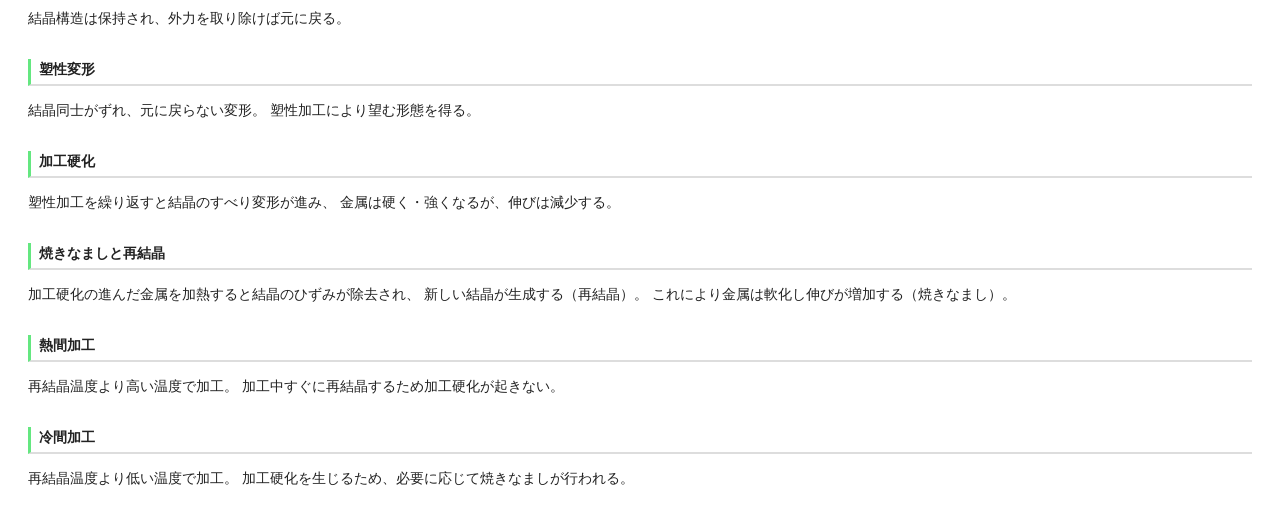
<file: public/note1-4.html>
<!DOCTYPE html>
<html lang="ja">
<head>
<meta charset="UTF-8" />
<title>note 1-4</title>
<link rel="stylesheet" href="noteStyle.css">
</head>

<body>

<h3>ろう付けに用いる熱源</h3>
<ul>
  <li><span class="orange">火炎ろう付け法</span>：ブローパイプ炎でろう材を溶解させる</li>
  <li><span class="orange">炉内ろう付け法</span>：電気炉内でろう材を溶融させる</li>
</ul>

<h4>フラックス</h4>
<p>主にほう砂とホウ化フッ素が用いられる。</p>

<p><strong>フラックスの目的</strong></p>
<ul>
  <li>母材表面やろう材の<span class="orange">酸化を防ぐ</span></li>
  <li>母材やろう材の<span class="orange">酸化物を除去する</span></li>
  <li>ろう材の<span class="orange">ぬれをよくする</span></li>
  <li>ろう材の流れをよくする</li>
</ul>

<h4>アンチフラックス</h4>
<p>主に黒鉛などが用いられる。</p>

<h4>埋没ろう付け</h4>
<p>埋没材で母材を固定し、間隙に融解したろう材を流し込む。  
間隙は <span class="orange">毛細管現象</span> を利用するため <span class="orange">0.05mm〜0.3mm</span> に調整する。</p>

<p><strong>埋没材の所要性質</strong></p>
<ul>
  <li><span class="orange">硬化膨張が小さい</span>こと</li>
  <li><span class="orange">熱膨張曲線が母材と近似</span>していること</li>
  <li>ろう材の凝固収縮に近似した<span class="orange">加熱膨張</span>をもつこと</li>
  <li>ろう付け操作に耐える強度</li>
  <li>ろう材の流動による影響を受けないこと</li>
</ul>

<h4>前ろう</h4>
<p>陶材焼成温度より <span class="orange">高い融解温度</span> のろう材を使用。</p>

<h4>後ろう</h4>
<p>陶材焼成温度より <span class="orange">低い融解温度</span> のろう材を使用。</p>

<h4>自在ろう付け</h4>
<p>母材を把持した状態で行う方法。  
矯正線などのワイヤー接合に用いられる。</p>

<h4>埋没ろう付けとの比較</h4>

<table>
  <thead>
    <tr>
      <th>埋没ろう付け</th>
      <th>自在ろう付け</th>
    </tr>
  </thead>
  <tbody>
    <tr>
      <td>母材の位置関係を維持しやすい<br>多様な熱源を利用できる</td>
      <td>母材の位置関係を自由に設定できる<br>操作が比較的簡単<br>過熱（焼きなまし）を回避しやすい</td>
    </tr>
  </tbody>
</table>

<h3>溶接</h3>
<p>母材の一部を融解して接合する方法。主にレーザーが用いられる。</p>

<p><strong>レーザーの種類</strong></p>
<ul>
  <li>固体レーザー</li>
  <li>気体レーザー</li>
  <li>半導体レーザー</li>
</ul>

<h4>レーザー光の特徴</h4>
<ul>
  <li>単一波長（<span class="orange">単色性</span>）</li>
  <li>周波数の振れ幅が小さい（コヒーレント）</li>
  <li>位相が同一（<span class="orange">可干渉性</span>）</li>
  <li>指向性と収束性が高い</li>
</ul>

<h3>塑性加工</h3>

<h4>弾性変形</h4>
<p>結晶構造は保持され、外力を取り除けば元に戻る。</p>

<h4>塑性変形</h4>
<p>結晶同士がずれ、元に戻らない変形。  
塑性加工により望む形態を得る。</p>

<h4>加工硬化</h4>
<p>塑性加工を繰り返すと結晶のすべり変形が進み、  
金属は硬く・強くなるが、伸びは減少する。</p>

<h4>焼きなましと再結晶</h4>
<p>加工硬化の進んだ金属を加熱すると結晶のひずみが除去され、  
新しい結晶が生成する（再結晶）。  
これにより金属は軟化し伸びが増加する（焼きなまし）。</p>

<h4>熱間加工</h4>
<p>再結晶温度より高い温度で加工。  
加工中すぐに再結晶するため加工硬化が起きない。</p>

<h4>冷間加工</h4>
<p>再結晶温度より低い温度で加工。  
加工硬化を生じるため、必要に応じて焼きなましが行われる。</p>

</body>
</html>
</file>
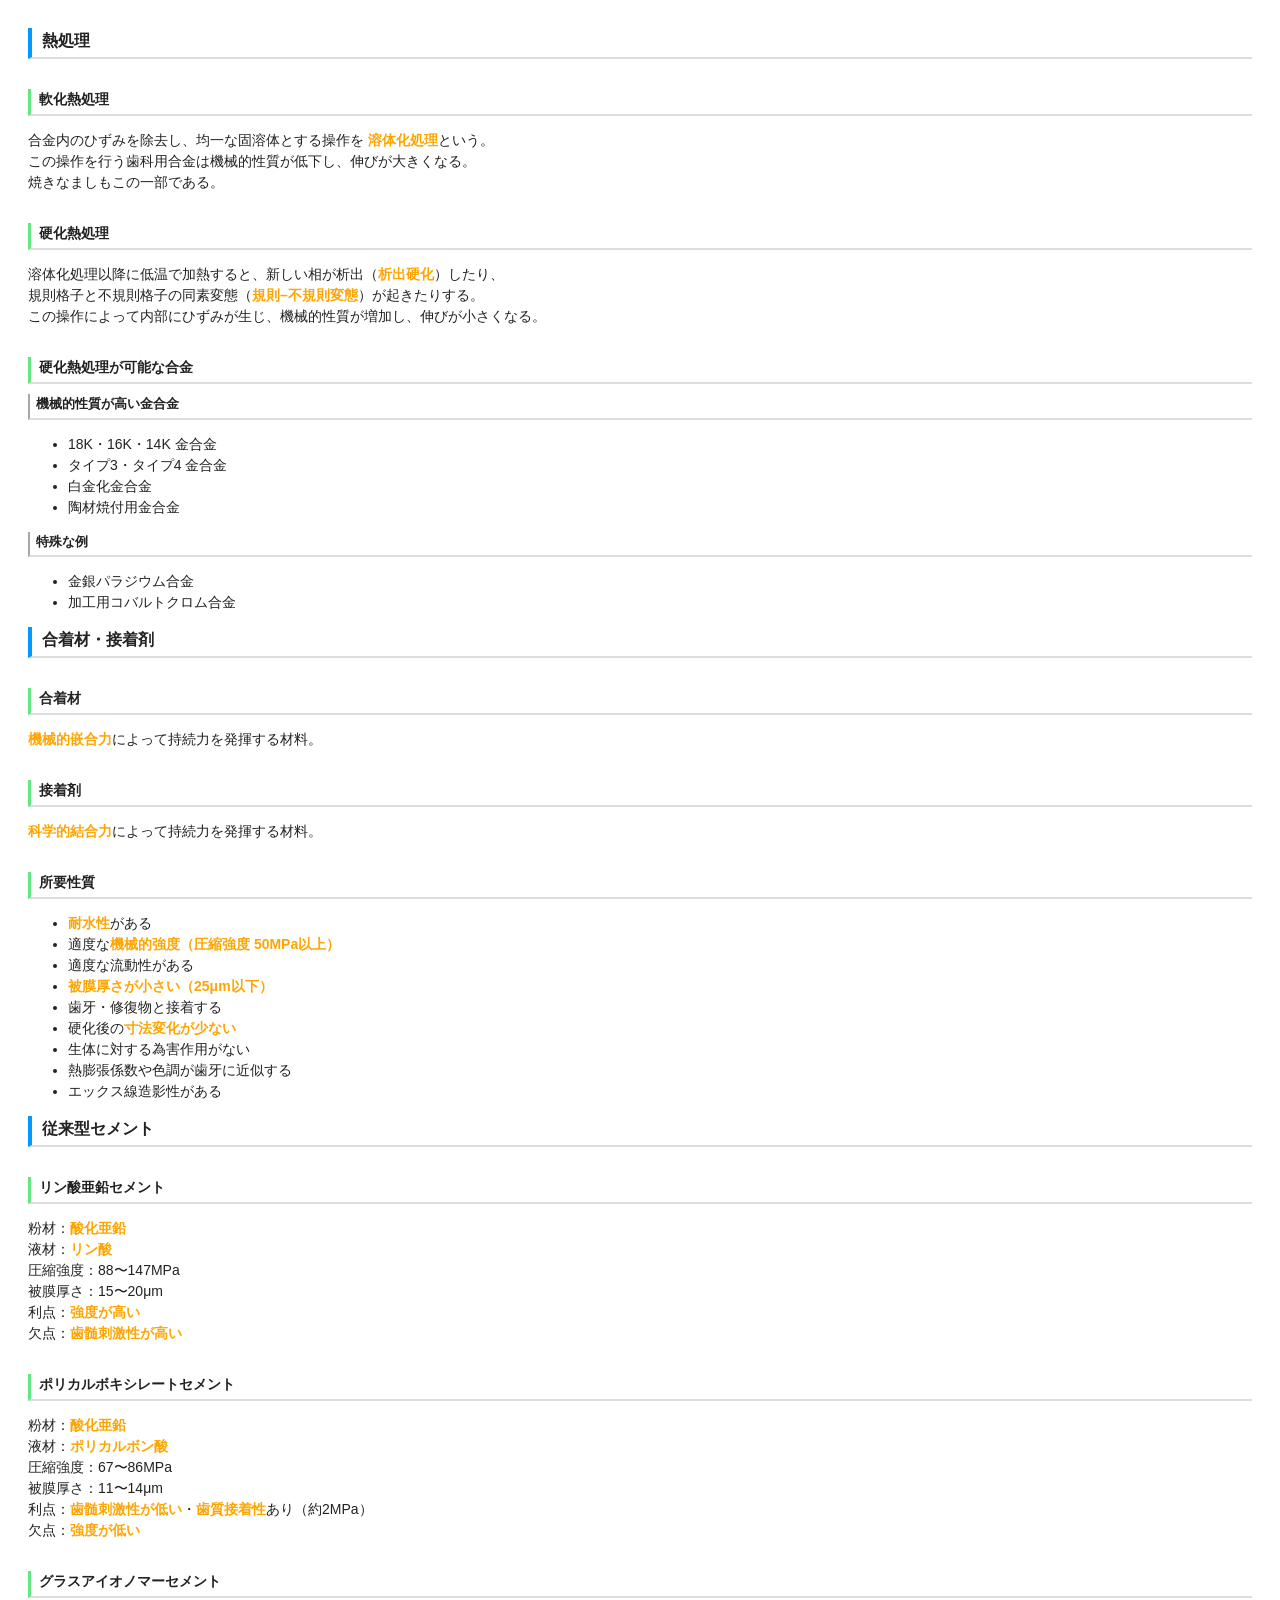
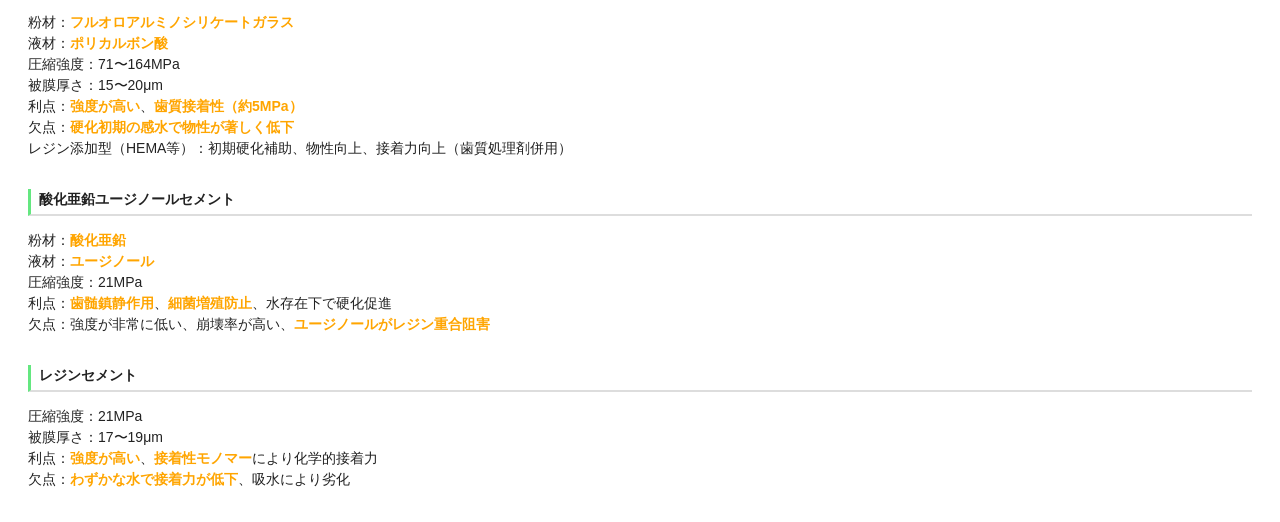
<file: public/note1-5.html>
<!DOCTYPE html>
<html lang="ja">
<head>
<meta charset="UTF-8" />
<title>note 1-5</title>
<link rel="stylesheet" href="noteStyle.css">
</head>

<body>

<h3>熱処理</h3>

<h4>軟化熱処理</h4>
<p>
合金内のひずみを除去し、均一な固溶体とする操作を
<span class="orange">溶体化処理</span>という。<br>
この操作を行う歯科用合金は機械的性質が低下し、伸びが大きくなる。<br>
焼きなましもこの一部である。
</p>

<h4>硬化熱処理</h4>
<p>
溶体化処理以降に低温で加熱すると、新しい相が析出（<span class="orange">析出硬化</span>）したり、<br>
規則格子と不規則格子の同素変態（<span class="orange">規則–不規則変態</span>）が起きたりする。<br>
この操作によって内部にひずみが生じ、機械的性質が増加し、伸びが小さくなる。
</p>

<h4>硬化熱処理が可能な合金</h4>

<h5>機械的性質が高い金合金</h5>
<ul>
  <li>18K・16K・14K 金合金</li>
  <li>タイプ3・タイプ4 金合金</li>
  <li>白金化金合金</li>
  <li>陶材焼付用金合金</li>
</ul>

<h5>特殊な例</h5>
<ul>
  <li>金銀パラジウム合金</li>
  <li>加工用コバルトクロム合金</li>
</ul>

<h3>合着材・接着剤</h3>

<h4>合着材</h4>
<p><span class="orange">機械的嵌合力</span>によって持続力を発揮する材料。</p>

<h4>接着剤</h4>
<p><span class="orange">科学的結合力</span>によって持続力を発揮する材料。</p>

<h4>所要性質</h4>
<ul>
  <li><span class="orange">耐水性</span>がある</li>
  <li>適度な<span class="orange">機械的強度（圧縮強度 50MPa以上）</span></li>
  <li>適度な流動性がある</li>
  <li><span class="orange">被膜厚さが小さい（25μm以下）</span></li>
  <li>歯牙・修復物と接着する</li>
  <li>硬化後の<span class="orange">寸法変化が少ない</span></li>
  <li>生体に対する為害作用がない</li>
  <li>熱膨張係数や色調が歯牙に近似する</li>
  <li>エックス線造影性がある</li>
</ul>

<h3>従来型セメント</h3>

<h4>リン酸亜鉛セメント</h4>
<p>
粉材：<span class="orange">酸化亜鉛</span><br>
液材：<span class="orange">リン酸</span><br>
圧縮強度：88〜147MPa<br>
被膜厚さ：15〜20μm<br>
利点：<span class="orange">強度が高い</span><br>
欠点：<span class="orange">歯髄刺激性が高い</span>
</p>

<h4>ポリカルボキシレートセメント</h4>
<p>
粉材：<span class="orange">酸化亜鉛</span><br>
液材：<span class="orange">ポリカルボン酸</span><br>
圧縮強度：67〜86MPa<br>
被膜厚さ：11〜14μm<br>
利点：<span class="orange">歯髄刺激性が低い</span>・<span class="orange">歯質接着性</span>あり（約2MPa）<br>
欠点：<span class="orange">強度が低い</span>
</p>

<h4>グラスアイオノマーセメント</h4>
<p>
粉材：<span class="orange">フルオロアルミノシリケートガラス</span><br>
液材：<span class="orange">ポリカルボン酸</span><br>
圧縮強度：71〜164MPa<br>
被膜厚さ：15〜20μm<br>
利点：<span class="orange">強度が高い</span>、<span class="orange">歯質接着性（約5MPa）</span><br>
欠点：<span class="orange">硬化初期の感水で物性が著しく低下</span><br>
レジン添加型（HEMA等）：初期硬化補助、物性向上、接着力向上（歯質処理剤併用）
</p>

<h4>酸化亜鉛ユージノールセメント</h4>
<p>
粉材：<span class="orange">酸化亜鉛</span><br>
液材：<span class="orange">ユージノール</span><br>
圧縮強度：21MPa<br>
利点：<span class="orange">歯髄鎮静作用</span>、<span class="orange">細菌増殖防止</span>、水存在下で硬化促進<br>
欠点：強度が非常に低い、崩壊率が高い、<span class="orange">ユージノールがレジン重合阻害</span>
</p>

<h4>レジンセメント</h4>
<p>
圧縮強度：21MPa<br>
被膜厚さ：17〜19μm<br>
利点：<span class="orange">強度が高い</span>、<span class="orange">接着性モノマー</span>により化学的接着力<br>
欠点：<span class="orange">わずかな水で接着力が低下</span>、吸水により劣化
</p>

</body>
</html>
</file>
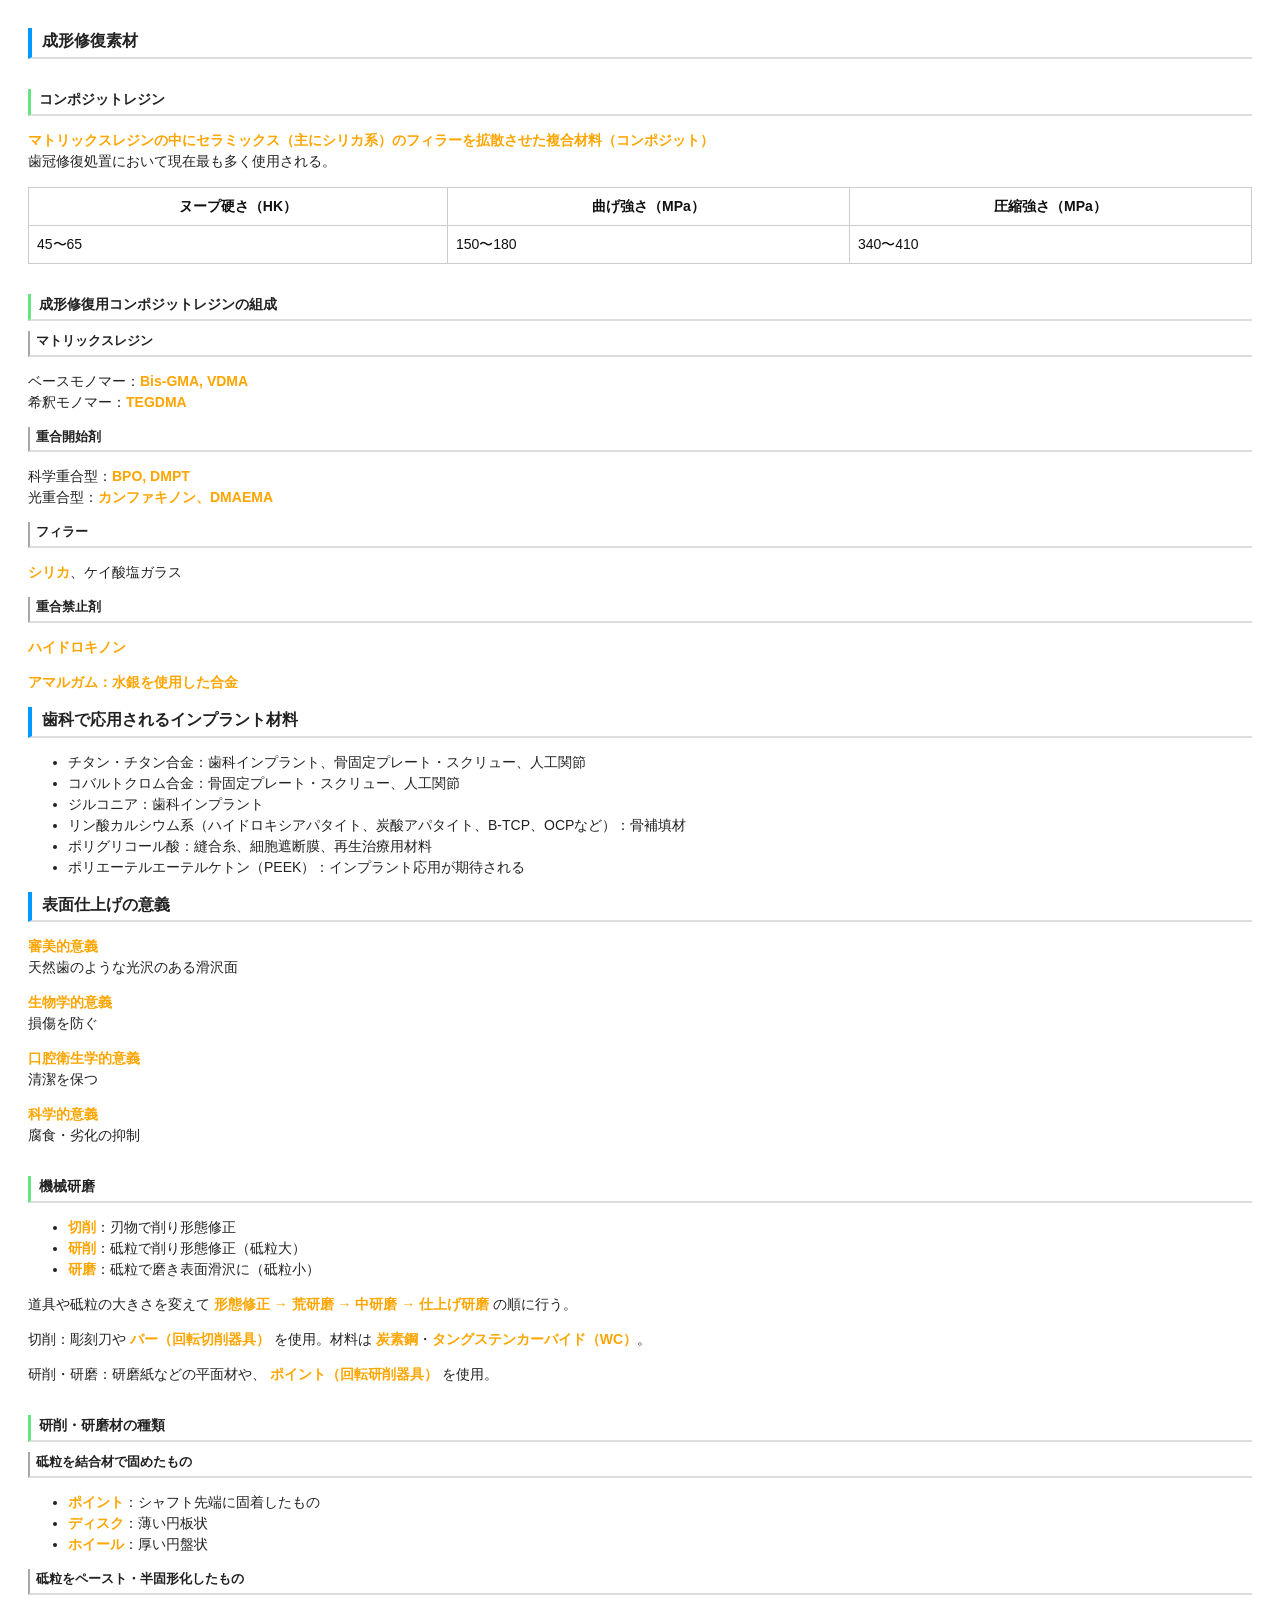
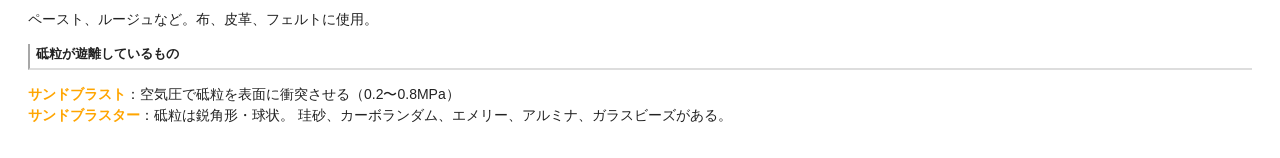
<file: public/note1-6.html>
<!DOCTYPE html>
<html lang="ja">
<head>
<meta charset="UTF-8" />
<title>note 1-6</title>
<link rel="stylesheet" href="noteStyle.css">
</head>

<body>

<h3>成形修復素材</h3>

<h4>コンポジットレジン</h4>
<p>
<span class="orange">マトリックスレジンの中にセラミックス（主にシリカ系）のフィラーを拡散させた複合材料（コンポジット）</span><br>
歯冠修復処置において現在最も多く使用される。
</p>

<table>
<thead>
<tr>
  <th>ヌープ硬さ（HK）</th>
  <th>曲げ強さ（MPa）</th>
  <th>圧縮強さ（MPa）</th>
</tr>
</thead>
<tbody>
<tr>
  <td>45〜65</td>
  <td>150〜180</td>
  <td>340〜410</td>
</tr>
</tbody>
</table>

<h4>成形修復用コンポジットレジンの組成</h4>

<h5>マトリックスレジン</h5>
<p>
ベースモノマー：<span class="orange">Bis-GMA, VDMA</span><br>
希釈モノマー：<span class="orange">TEGDMA</span>
</p>

<h5>重合開始剤</h5>
<p>
科学重合型：<span class="orange">BPO, DMPT</span><br>
光重合型：<span class="orange">カンファキノン、DMAEMA</span>
</p>

<h5>フィラー</h5>
<p><span class="orange">シリカ</span>、ケイ酸塩ガラス</p>

<h5>重合禁止剤</h5>
<p><span class="orange">ハイドロキノン</span></p>

<p><span class="orange">アマルガム：水銀を使用した合金</span></p>

<h3>歯科で応用されるインプラント材料</h3>

<ul>
  <li>チタン・チタン合金：歯科インプラント、骨固定プレート・スクリュー、人工関節</li>
  <li>コバルトクロム合金：骨固定プレート・スクリュー、人工関節</li>
  <li>ジルコニア：歯科インプラント</li>
  <li>リン酸カルシウム系（ハイドロキシアパタイト、炭酸アパタイト、B-TCP、OCPなど）：骨補填材</li>
  <li>ポリグリコール酸：縫合糸、細胞遮断膜、再生治療用材料</li>
  <li>ポリエーテルエーテルケトン（PEEK）：インプラント応用が期待される</li>
</ul>

<h3>表面仕上げの意義</h3>

<p><span class="orange">審美的意義</span><br>天然歯のような光沢のある滑沢面</p>

<p><span class="orange">生物学的意義</span><br>損傷を防ぐ</p>

<p><span class="orange">口腔衛生学的意義</span><br>清潔を保つ</p>

<p><span class="orange">科学的意義</span><br>腐食・劣化の抑制</p>

<h4>機械研磨</h4>

<ul>
  <li><span class="orange">切削</span>：刃物で削り形態修正</li>
  <li><span class="orange">研削</span>：砥粒で削り形態修正（砥粒大）</li>
  <li><span class="orange">研磨</span>：砥粒で磨き表面滑沢に（砥粒小）</li>
</ul>

<p>道具や砥粒の大きさを変えて  
<span class="orange">形態修正 → 荒研磨 → 中研磨 → 仕上げ研磨</span>  
の順に行う。</p>

<p>
切削：彫刻刀や <span class="orange">バー（回転切削器具）</span> を使用。材料は  
<span class="orange">炭素鋼</span>・<span class="orange">タングステンカーバイド（WC）</span>。
</p>

<p>
研削・研磨：研磨紙などの平面材や、  
<span class="orange">ポイント（回転研削器具）</span> を使用。
</p>

<h4>研削・研磨材の種類</h4>

<h5>砥粒を結合材で固めたもの</h5>
<ul>
  <li><span class="orange">ポイント</span>：シャフト先端に固着したもの</li>
  <li><span class="orange">ディスク</span>：薄い円板状</li>
  <li><span class="orange">ホイール</span>：厚い円盤状</li>
</ul>

<h5>砥粒をペースト・半固形化したもの</h5>
<p>ペースト、ルージュなど。布、皮革、フェルトに使用。</p>

<h5>砥粒が遊離しているもの</h5>
<p>
<span class="orange">サンドブラスト</span>：空気圧で砥粒を表面に衝突させる（0.2〜0.8MPa）<br>
<span class="orange">サンドブラスター</span>：砥粒は鋭角形・球状。  
珪砂、カーボランダム、エメリー、アルミナ、ガラスビーズがある。
</p>

</body>
</html>
</file>
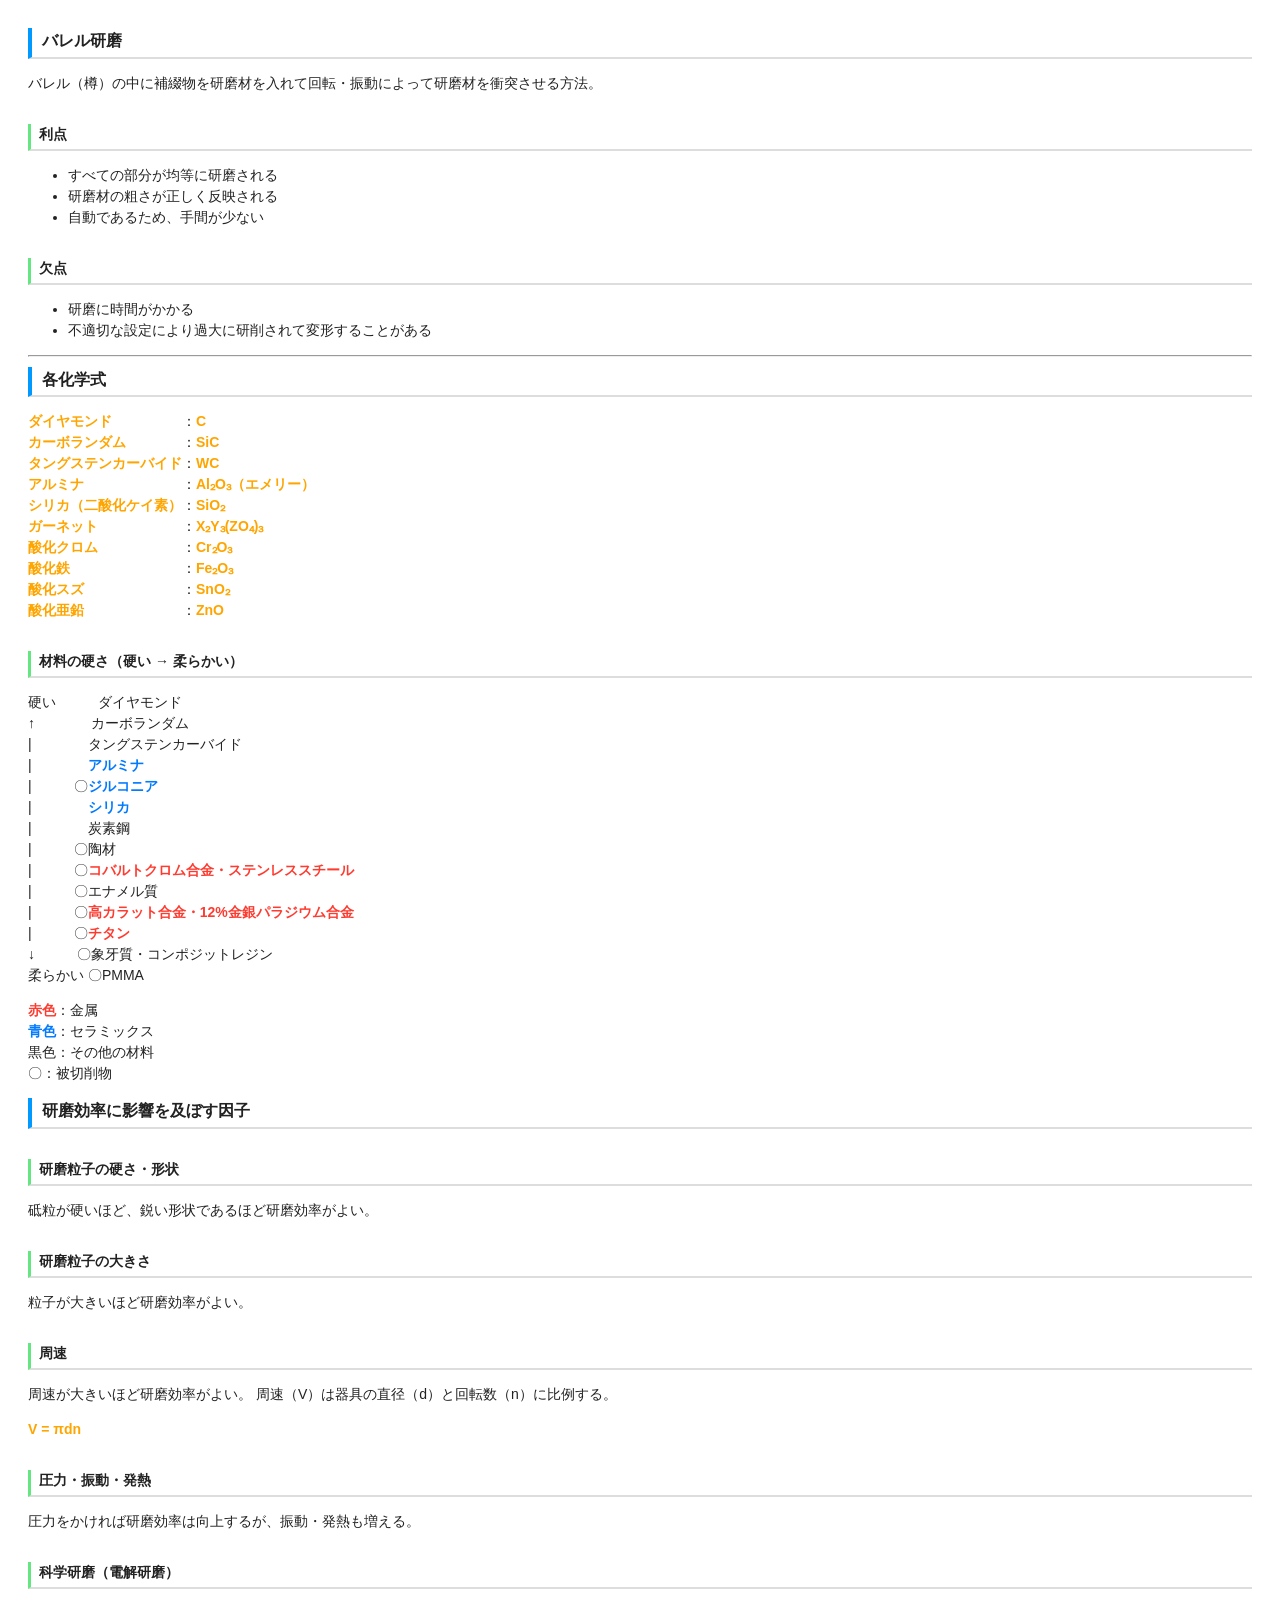
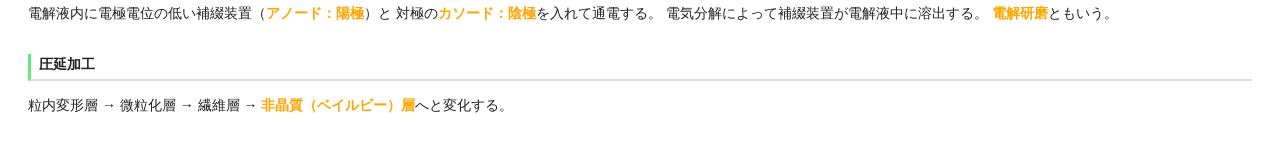
<file: public/note1-7.html>
<!DOCTYPE html>
<html lang="ja">
<head>
<meta charset="UTF-8" />
<title>note 1-7</title>
<link rel="stylesheet" href="noteStyle.css">
</head>

<body>

<h3>バレル研磨</h3>
<p>バレル（樽）の中に補綴物を研磨材を入れて回転・振動によって研磨材を衝突させる方法。</p>

<h4>利点</h4>
<ul>
  <li>すべての部分が均等に研磨される</li>
  <li>研磨材の粗さが正しく反映される</li>
  <li>自動であるため、手間が少ない</li>
</ul>

<h4>欠点</h4>
<ul>
  <li>研磨に時間がかかる</li>
  <li>不適切な設定により過大に研削されて変形することがある</li>
</ul>

<hr>

<h3>各化学式</h3>

<p><span class="orange">ダイヤモンド　　　　　</span>：<span class="orange">C</span><br>
<span class="orange">カーボランダム　　　　</span>：<span class="orange">SiC</span><br>
<span class="orange">タングステンカーバイド</span>：<span class="orange">WC</span><br>
<span class="orange">アルミナ　　　　　　　</span>：<span class="orange">Al₂O₃（エメリー）</span><br>
<span class="orange">シリカ（二酸化ケイ素）</span>：<span class="orange">SiO₂</span><br>
<span class="orange">ガーネット　　　　　　</span>：<span class="orange">X₂Y₃(ZO₄)₃</span><br>
<span class="orange">酸化クロム　　　　　　</span>：<span class="orange">Cr₂O₃</span><br>
<span class="orange">酸化鉄　　　　　　　　</span>：<span class="orange">Fe₂O₃</span><br>
<span class="orange">酸化スズ　　　　　　　</span>：<span class="orange">SnO₂</span><br>
<span class="orange">酸化亜鉛　　　　　　　</span>：<span class="orange">ZnO</span></p>

<h4>材料の硬さ（硬い → 柔らかい）</h4>

<p>
硬い　　　ダイヤモンド<br>
↑　　　　カーボランダム<br>
|　　　　タングステンカーバイド<br>
|　　　　<span class="blue">アルミナ</span><br>
|　　　〇<span class="blue">ジルコニア</span><br>
|　　　　<span class="blue">シリカ</span><br>
|　　　　炭素鋼<br>
|　　　〇陶材<br>
|　　　〇<span class="red">コバルトクロム合金・ステンレススチール</span><br>
|　　　〇エナメル質<br>
|　　　〇<span class="red">高カラット合金・12%金銀パラジウム合金</span><br>
|　　　〇<span class="red">チタン</span><br>
↓　　　〇象牙質・コンポジットレジン<br>
柔らかい 〇PMMA
</p>

<p>
<span class="red">赤色</span>：金属<br>
<span class="blue">青色</span>：セラミックス<br>
黒色：その他の材料<br>
〇：被切削物
</p>

<h3>研磨効率に影響を及ぼす因子</h3>

<h4>研磨粒子の硬さ・形状</h4>
<p>砥粒が硬いほど、鋭い形状であるほど研磨効率がよい。</p>

<h4>研磨粒子の大きさ</h4>
<p>粒子が大きいほど研磨効率がよい。</p>

<h4>周速</h4>
<p>周速が大きいほど研磨効率がよい。  
周速（V）は器具の直径（d）と回転数（n）に比例する。</p>
<p><span class="orange">V = πdn</span></p>

<h4>圧力・振動・発熱</h4>
<p>圧力をかければ研磨効率は向上するが、振動・発熱も増える。</p>

<h4>科学研磨（電解研磨）</h4>
<p>
電解液内に電極電位の低い補綴装置（<span class="orange">アノード：陽極</span>）と  
対極の<span class="orange">カソード：陰極</span>を入れて通電する。  
電気分解によって補綴装置が電解液中に溶出する。  
<span class="orange">電解研磨</span>ともいう。
</p>

<h4>圧延加工</h4>
<p>
粒内変形層 → 微粒化層 → 繊維層 →  
<span class="orange">非晶質（ベイルビー）層</span>へと変化する。
</p>

</body>
</html>
</file>
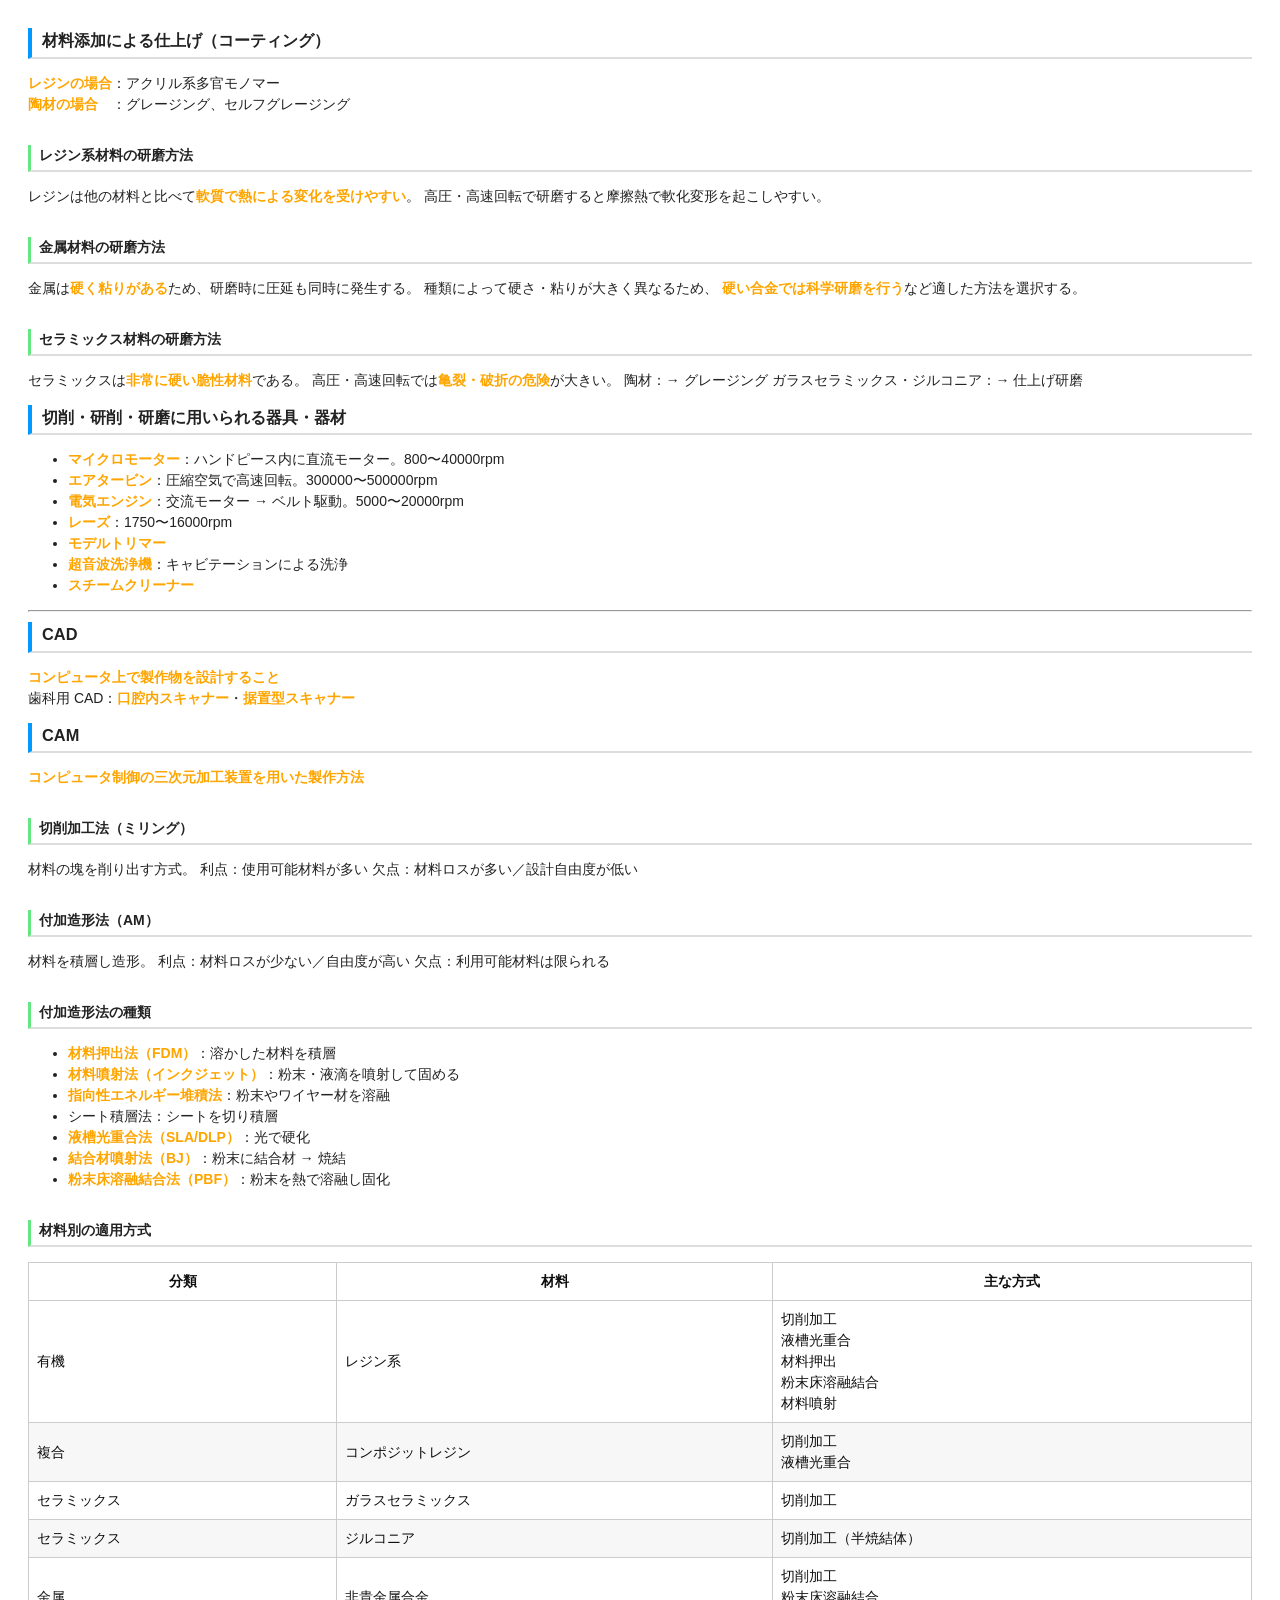
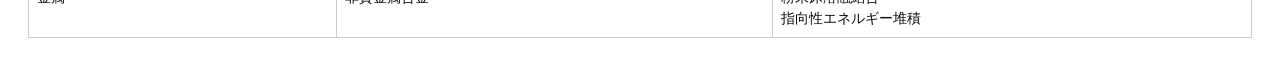
<file: public/note1-8.html>
<!DOCTYPE html>
<html lang="ja">
<head>
<meta charset="UTF-8" />
<title>note 1-8</title>
<link rel="stylesheet" href="noteStyle.css">
</head>

<body>

<h3>材料添加による仕上げ（コーティング）</h3>
<p>
<span class="orange">レジンの場合</span>：アクリル系多官モノマー<br>
<span class="orange">陶材の場合</span>　：グレージング、セルフグレージング
</p>

<h4>レジン系材料の研磨方法</h4>
<p>
レジンは他の材料と比べて<span class="orange">軟質で熱による変化を受けやすい</span>。  
高圧・高速回転で研磨すると摩擦熱で軟化変形を起こしやすい。
</p>

<h4>金属材料の研磨方法</h4>
<p>
金属は<span class="orange">硬く粘りがある</span>ため、研磨時に圧延も同時に発生する。  
種類によって硬さ・粘りが大きく異なるため、  
<span class="orange">硬い合金では科学研磨を行う</span>など適した方法を選択する。
</p>

<h4>セラミックス材料の研磨方法</h4>
<p>
セラミックスは<span class="orange">非常に硬い脆性材料</span>である。  
高圧・高速回転では<span class="orange">亀裂・破折の危険</span>が大きい。  
陶材：→ グレージング  
ガラスセラミックス・ジルコニア：→ 仕上げ研磨
</p>

<h3>切削・研削・研磨に用いられる器具・器材</h3>

<ul>
  <li><span class="orange">マイクロモーター</span>：ハンドピース内に直流モーター。800〜40000rpm</li>
  <li><span class="orange">エアタービン</span>：圧縮空気で高速回転。300000〜500000rpm</li>
  <li><span class="orange">電気エンジン</span>：交流モーター → ベルト駆動。5000〜20000rpm</li>
  <li><span class="orange">レーズ</span>：1750〜16000rpm</li>
  <li><span class="orange">モデルトリマー</span></li>
  <li><span class="orange">超音波洗浄機</span>：キャビテーションによる洗浄</li>
  <li><span class="orange">スチームクリーナー</span></li>
</ul>

<hr>

<h3>CAD</h3>
<p>
<span class="orange">コンピュータ上で製作物を設計すること</span><br>
歯科用 CAD：<span class="orange">口腔内スキャナー</span>・<span class="orange">据置型スキャナー</span>
</p>

<h3>CAM</h3>
<p><span class="orange">コンピュータ制御の三次元加工装置を用いた製作方法</span></p>

<h4>切削加工法（ミリング）</h4>
<p>
材料の塊を削り出す方式。  
利点：使用可能材料が多い  
欠点：材料ロスが多い／設計自由度が低い
</p>

<h4>付加造形法（AM）</h4>
<p>
材料を積層し造形。  
利点：材料ロスが少ない／自由度が高い  
欠点：利用可能材料は限られる
</p>

<h4>付加造形法の種類</h4>

<ul>
  <li><span class="orange">材料押出法（FDM）</span>：溶かした材料を積層</li>
  <li><span class="orange">材料噴射法（インクジェット）</span>：粉末・液滴を噴射して固める</li>
  <li><span class="orange">指向性エネルギー堆積法</span>：粉末やワイヤー材を溶融</li>
  <li>シート積層法：シートを切り積層</li>
  <li><span class="orange">液槽光重合法（SLA/DLP）</span>：光で硬化</li>
  <li><span class="orange">結合材噴射法（BJ）</span>：粉末に結合材 → 焼結</li>
  <li><span class="orange">粉末床溶融結合法（PBF）</span>：粉末を熱で溶融し固化</li>
</ul>

<h4>材料別の適用方式</h4>

<table>
<thead>
<tr>
  <th>分類</th>
  <th>材料</th>
  <th>主な方式</th>
</tr>
</thead>
<tbody>
<tr>
  <td>有機</td>
  <td>レジン系</td>
  <td>切削加工<br>液槽光重合<br>材料押出<br>粉末床溶融結合<br>材料噴射</td>
</tr>
<tr>
  <td>複合</td>
  <td>コンポジットレジン</td>
  <td>切削加工<br>液槽光重合</td>
</tr>
<tr>
  <td>セラミックス</td>
  <td>ガラスセラミックス</td>
  <td>切削加工</td>
</tr>
<tr>
  <td>セラミックス</td>
  <td>ジルコニア</td>
  <td>切削加工（半焼結体）</td>
</tr>
<tr>
  <td>金属</td>
  <td>非貴金属合金</td>
  <td>切削加工<br>粉末床溶融結合<br>指向性エネルギー堆積</td>
</tr>
</tbody>
</table>

</body>
</html>
</file>
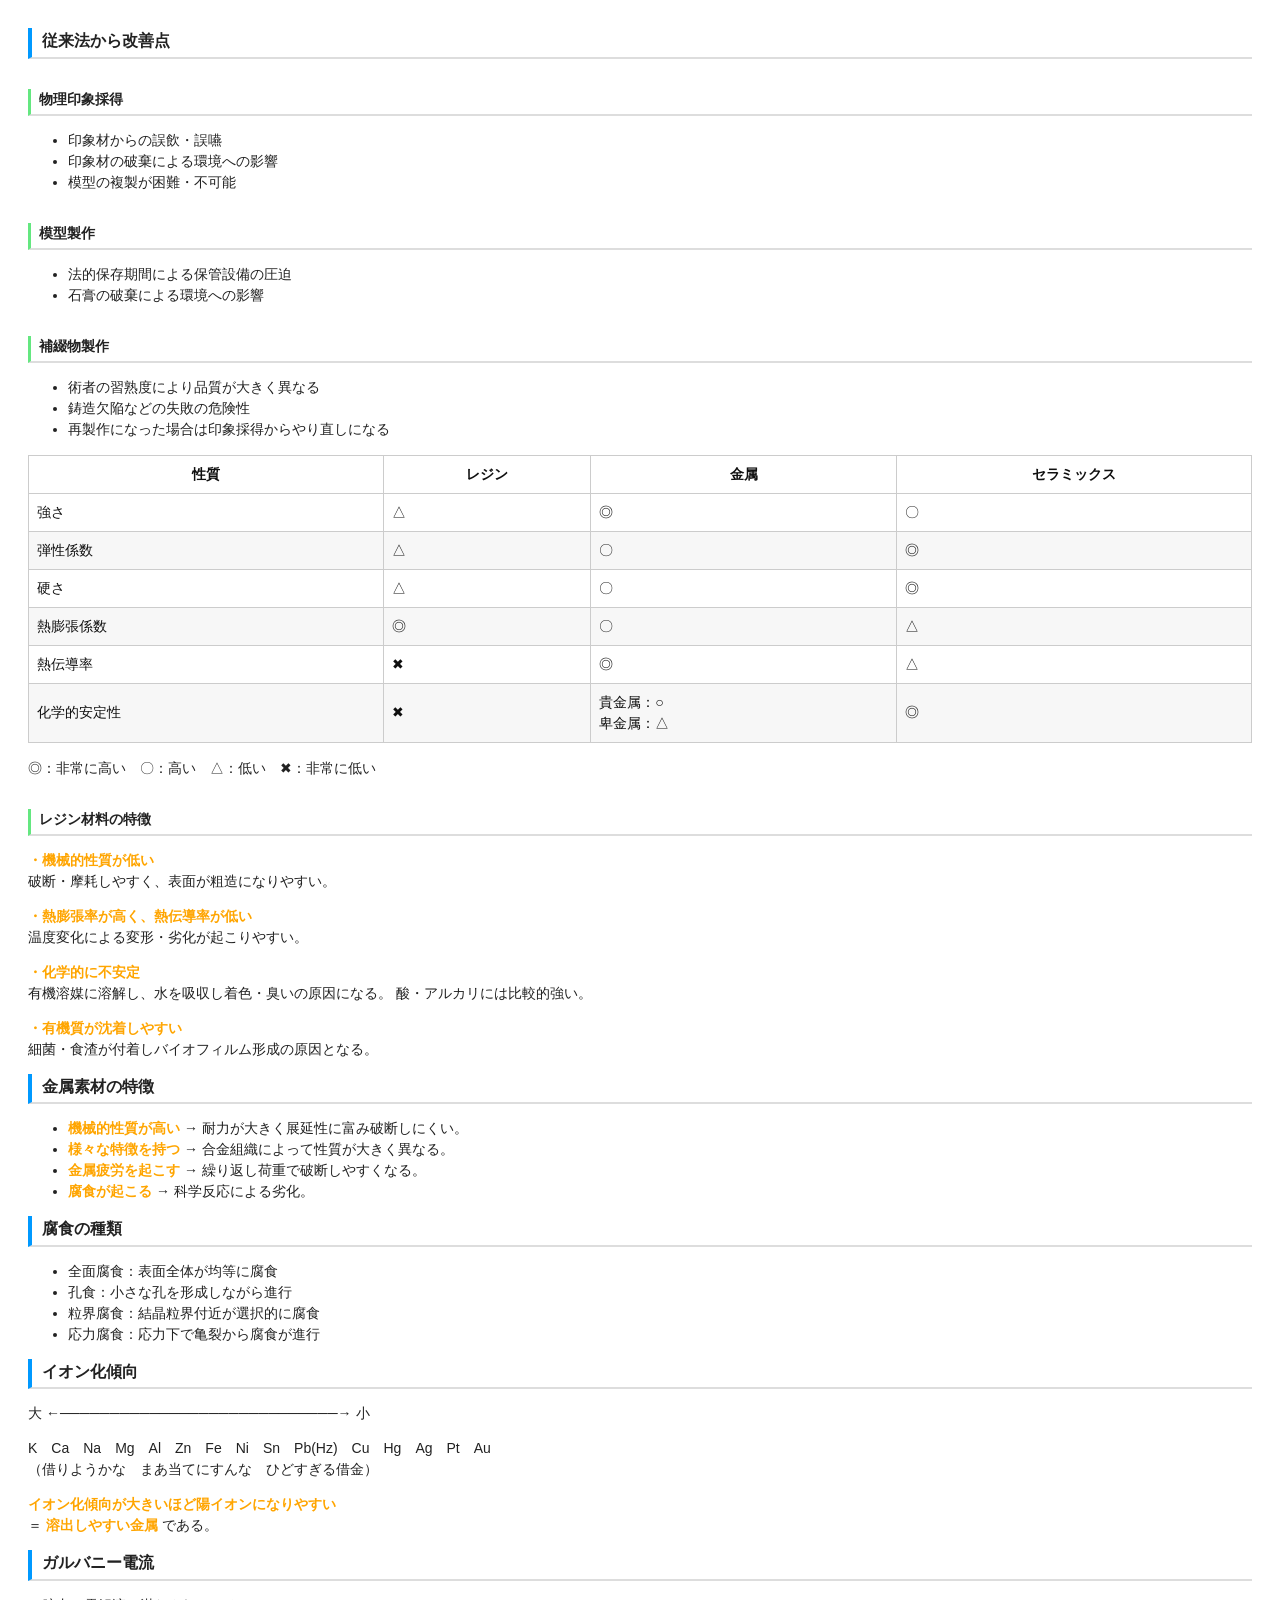
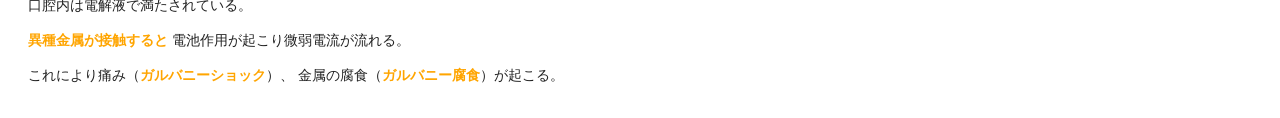
<file: public/note1-9.html>
<!DOCTYPE html>
<html lang="ja">
<head>
<meta charset="UTF-8" />
<title>note 1-9</title>
<link rel="stylesheet" href="noteStyle.css">
</head>

<body>

<h3>従来法から改善点</h3>

<h4>物理印象採得</h4>
<ul>
  <li>印象材からの誤飲・誤嚥</li>
  <li>印象材の破棄による環境への影響</li>
  <li>模型の複製が困難・不可能</li>
</ul>

<h4>模型製作</h4>
<ul>
  <li>法的保存期間による保管設備の圧迫</li>
  <li>石膏の破棄による環境への影響</li>
</ul>

<h4>補綴物製作</h4>
<ul>
  <li>術者の習熟度により品質が大きく異なる</li>
  <li>鋳造欠陥などの失敗の危険性</li>
  <li>再製作になった場合は印象採得からやり直しになる</li>
</ul>

<table>
<thead>
<tr>
  <th>性質</th>
  <th>レジン</th>
  <th>金属</th>
  <th>セラミックス</th>
</tr>
</thead>
<tbody>
<tr><td>強さ</td><td>△</td><td>◎</td><td>〇</td></tr>
<tr><td>弾性係数</td><td>△</td><td>〇</td><td>◎</td></tr>
<tr><td>硬さ</td><td>△</td><td>〇</td><td>◎</td></tr>
<tr><td>熱膨張係数</td><td>◎</td><td>〇</td><td>△</td></tr>
<tr><td>熱伝導率</td><td>✖</td><td>◎</td><td>△</td></tr>
<tr>
  <td>化学的安定性</td>
  <td>✖</td>
  <td>貴金属：○<br>卑金属：△</td>
  <td>◎</td>
</tr>
</tbody>
</table>

<p>◎：非常に高い　〇：高い　△：低い　✖：非常に低い</p>

<h4>レジン材料の特徴</h4>

<p><span class="orange">・機械的性質が低い</span><br>
破断・摩耗しやすく、表面が粗造になりやすい。</p>

<p><span class="orange">・熱膨張率が高く、熱伝導率が低い</span><br>
温度変化による変形・劣化が起こりやすい。</p>

<p><span class="orange">・化学的に不安定</span><br>
有機溶媒に溶解し、水を吸収し着色・臭いの原因になる。  
酸・アルカリには比較的強い。</p>

<p><span class="orange">・有機質が沈着しやすい</span><br>
細菌・食渣が付着しバイオフィルム形成の原因となる。</p>

<h3>金属素材の特徴</h3>

<ul>
  <li><span class="orange">機械的性質が高い</span>  
  → 耐力が大きく展延性に富み破断しにくい。</li>

  <li><span class="orange">様々な特徴を持つ</span>  
  → 合金組織によって性質が大きく異なる。</li>

  <li><span class="orange">金属疲労を起こす</span>  
  → 繰り返し荷重で破断しやすくなる。</li>

  <li><span class="orange">腐食が起こる</span>  
  → 科学反応による劣化。</li>
</ul>

<h3>腐食の種類</h3>

<ul>
  <li>全面腐食：表面全体が均等に腐食</li>
  <li>孔食：小さな孔を形成しながら進行</li>
  <li>粒界腐食：結晶粒界付近が選択的に腐食</li>
  <li>応力腐食：応力下で亀裂から腐食が進行</li>
</ul>

<h3>イオン化傾向</h3>

<p>大 ←────────────────────────────→ 小</p>

<p>
K　Ca　Na　Mg　Al　Zn　Fe　Ni　Sn　Pb(Hz)　Cu　Hg　Ag　Pt　Au<br>
（借りようかな　まあ当てにすんな　ひどすぎる借金）
</p>

<p>
<span class="orange">イオン化傾向が大きいほど陽イオンになりやすい</span><br>
＝ <span class="orange">溶出しやすい金属</span> である。
</p>

<h3>ガルバニー電流</h3>

<p>口腔内は電解液で満たされている。</p>

<p>
<span class="orange">異種金属が接触すると</span>  
電池作用が起こり微弱電流が流れる。
</p>

<p>
これにより痛み（<span class="orange">ガルバニーショック</span>）、  
金属の腐食（<span class="orange">ガルバニー腐食</span>）が起こる。
</p>

</body>
</html>
</file>
<file: public/style.css>
* {
  box-sizing: border-box;
}

body {
  margin: 0;
  font-family: "Segoe UI", sans-serif;
  background: #0f172a;
  color: #e5e7eb;
}

/* Header */
header {
  text-align: center;
  padding: 40px 20px;
}

header h1 {
  font-size: 2.2rem;
}

header p {
  opacity: 0.85;
  margin-top: 10px;
}

/* Grid */
.grid {
  max-width: 1000px;
  margin: auto;
  padding: 20px;
  display: grid;
  grid-template-columns: repeat(auto-fit, minmax(220px, 1fr));
  gap: 20px;
}

/* Card */
.card {
  background: #1e293b;
  padding: 24px;
  border-radius: 20px;
  cursor: pointer;
  transition: transform 0.2s, background 0.2s;
}

.card:hover {
  transform: translateY(-6px);
  background: #334155;
}

.card h2 {
  margin-bottom: 10px;
}

.random {
  border: 1px dashed #38bdf8;
}

/* Footer */
footer {
  text-align: center;
  padding: 30px;
  font-size: 0.9rem;
  color: #94a3b8;
}
</file>
<file: public/formsSwitcherStyle.css>
:root{
      --bg1:#0f172a;
      --bg2:#020617;
      --card:#1e293b;
      --card2:#334155;
      --text:#e5e7eb;
      --muted:#94a3b8;
      --accent:#38bdf8;
      --border: rgba(148,163,184,0.18);
    }

    *{ box-sizing:border-box; }

    body{
      margin:0;
      font-family: system-ui, "Noto Sans JP", sans-serif;
      background: linear-gradient(180deg, var(--bg1), var(--bg2));
      color: var(--text);
      min-height: 100vh;
    }

    .form-wrap{
      max-width: 900px;
      margin: 0 auto;
      padding: 18px 12px;
    }

    /* フォーム枠（いい感じに見せる） */
    .frame-shell{
      position: relative;
      border-radius: 18px;
      overflow: hidden;
      border: 1px solid var(--border);
      background: rgba(30,41,59,0.55);
      box-shadow: 0 18px 50px rgba(0,0,0,0.25);
    }

    /* トランジション用の覆い */
    .frame-overlay{
      position:absolute;
      inset:0;
      background: rgba(2,6,23,0.55);
      backdrop-filter: blur(6px);
      opacity: 0;
      pointer-events: none;
      display:flex;
      align-items:center;
      justify-content:center;
      transition: opacity .22s ease;
    }
    .frame-overlay.show{
      opacity: 1;
      pointer-events: all;
    }

    .loading{
      display:flex;
      align-items:center;
      gap:10px;
      color: var(--text);
      font-weight: 700;
    }
    .dot{
      width:10px;height:10px;border-radius:50%;
      background: var(--accent);
      animation: bounce 0.9s infinite ease-in-out;
    }
    .dot:nth-child(2){ animation-delay: .12s; opacity:.85;}
    .dot:nth-child(3){ animation-delay: .24s; opacity:.7;}
    @keyframes bounce{
      0%,80%,100%{ transform: translateY(0); }
      40%{ transform: translateY(-6px); }
    }

    iframe{
      width: 100%;
      height: 900px;
      border: 0;
      display:block;
      transform: translateY(0);
      opacity: 1;
      transition: opacity .22s ease, transform .22s ease;
      background: #fff; /* Googleフォームの白背景対策 */
    }
    /* フェードアウト状態 */
    iframe.fade-out{
      opacity: 0;
      transform: translateY(10px);
    }

    /* 右上固定の数字アイコン（縦並び） */
    .switcher{
      position: fixed;
      top: 14px;
      right: 14px;
      display: flex;
      flex-direction: column;
      gap: 10px;
      z-index: 1000;
    }

    .switch-btn{
      width: 44px;
      height: 44px;
      border-radius: 14px;
      border: 1px solid rgba(148,163,184,0.25);
      background: rgba(30,41,59,0.65);
      color: var(--text);
      font-weight: 800;
      cursor: pointer;
      display:flex;
      align-items:center;
      justify-content:center;
      transition: transform .12s ease, background .12s ease, border-color .12s ease;
      user-select:none;
      -webkit-tap-highlight-color: transparent;
    }

    .switch-btn:hover{
      transform: translateY(-1px);
      background: rgba(51,65,85,0.75);
    }

    .switch-btn.active{
      border-color: rgba(56,189,248,0.70);
      background: rgba(56,189,248,0.18);
      box-shadow: 0 10px 25px rgba(56,189,248,0.18);
    }

    /* 小さいラベル（任意） */
    .switch-label{
      position: fixed;
      top: 14px;
      right: 68px;
      z-index: 1000;
      background: rgba(15,23,42,0.75);
      border: 1px solid rgba(148,163,184,0.18);
      border-radius: 999px;
      padding: 8px 12px;
      font-size: 12px;
      color: var(--muted);
      max-width: 240px;
      backdrop-filter: blur(10px);
    }

    @media (max-width: 480px){
      iframe{ height: 820px; }
      .switch-btn{ width: 40px; height: 40px; border-radius: 12px; }
      .switch-label{ right: 62px; }
    }

    /* ================================
   スマホでフォームとボタンが
   被らないように調整
================================ */

/* switcher の横幅 + 余白分 */
:root{
  --switcher-space: 64px;
}

/* フォーム全体に右余白を作る */
.form-wrap{
  padding-right: calc(12px + var(--switcher-space));
}

/* さらに狭い画面では余白を少し増やす */
@media (max-width: 480px){
  :root{
    --switcher-space: 72px;
  }

  .form-wrap{
    padding-right: calc(12px + var(--switcher-space));
  }
}
</file>
<file: public/noteStyle.css>
/* ============================================================
   全体レイアウト（基本設定）
============================================================ */
body {
  font-family: "Noto Sans JP", "Segoe UI", Meiryo, sans-serif;
  font-size: 14px;
  line-height: 1.5;
  color: #222;
  padding: 10px 20px;
}

/* ============================================================
   見出しデザイン（下線追加ver）
============================================================ */

h1, h2, h3, h4 , h5{
  margin-top: 30px;
  margin-bottom: 10px;
  padding-bottom: 4px;
  border-bottom: 2px solid #ddd;   /* ← 全見出しに下線を付与 */
}

/* 見出しごとの強調デザイン */
h1 {
  border-bottom: 3px solid #FFA500;
  margin-top: 40px;
}

h2 {
  border-left: 6px solid #FF8800;
  padding-left: 10px;
}

h3 {
   border-left: 4px solid #0099FF;
  padding-left: 10px;
  margin-top: 10px;   /* ← 20px → 10px に縮小 */
  margin-bottom: 6px;
}

h4 {
  border-left: 3px solid #64e780;
  padding-left: 8px;
}

h5 {
  border-left: 2px solid #a7a7a7;
  padding-left: 6px;
  margin-top: 8px;      /* h3,h4 より少し詰め気味にしたいなら調整 */
  margin-bottom: 4px;
  font-size: 0.95em;    /* h4より少し小さめにしたいとき */
}

/* page-fit時はコンパクト化 */
.page-fit h1,
.page-fit h2,
.page-fit h3,
.page-fit h4 {
  margin: 5px 0;
  padding: 0 0 2px 0;
  border-bottom-width: 1px;
}

/* ============================================================
   色クラス
============================================================ */
.red { color: #ff3b30; font-weight: bold; }
.orange { color: #FFA500; font-weight: 600; }
.blue { color: #007aff; font-weight: bold; }
.green { color: #34c759; font-weight: bold; }
.pink { color: #ff2d55; }
.gray { color: #555; }

/* マーカー */
.mark-yellow { background-color: #fff59d; }
.mark-green { background-color: #ccff90; }

/* ============================================================
   ボックス（info / warn / note）
============================================================ */
.info-box {
  border-left: 6px solid #007aff;
  background: #f0f7ff;
  padding: 12px 15px;
  margin: 15px 0;
}

.warn-box {
  border-left: 6px solid #ff3b30;
  background: #fff0f0;
  padding: 12px 15px;
  margin: 15px 0;
}

.note-box {
  border-left: 6px solid #FFA500;
  background: #fff7e6;
  padding: 12px 15px;
  margin: 15px 0;
}

/* ============================================================
   表(table)
============================================================ */
table {
  width: 100%;
  margin: 15px 0;
  border-collapse: collapse;
  font-size: 14px;
}

table th,
table td {
  border: 1px solid #ccc;
  padding: 8px;
  background: #ffffff;   /* 見出しもデータも白背景 */
  color: #0f0f0f;        /* 黒文字で統一 */
}

/* 偶数行の背景を少しだけ薄くする（控えめ） */
table tr:nth-child(even) td {
  background: #f7f7f7;
}

/* page-fit時の表縮小 */
.page-fit table {
  font-size: 12px;
}

table th {
  border-bottom: 1px solid #ccc !important; /* 見出しの下線を通常線に上書き */
}

table thead th {
  border-bottom: 1px solid #ccc !important; /* PDF環境用の保険 */
}

/* ============================================================
   引用（blockquote）
============================================================ */
blockquote {
  border-left: 5px solid #007aff;
  background: #f6f9ff;
  padding-left: 15px;
  margin: 15px 0;
  color: #555;
}

/* ============================================================
   コードブロック
============================================================ */
pre code {
  background: #2e2e2e;
  color: #f8f8f2;
  padding: 12px;
  display: block;
  border-radius: 6px;
}

code {
  background: #f0f0f0;
  padding: 2px 4px;
  border-radius: 4px;
}



/* ============================================================
   ページ調整
============================================================ */

/* 1ページに収めたいブロック */
.page-fit {
  font-size: 13px;
  line-height: 1.4;
  margin: 0;
  padding: 0;
  page-break-inside: avoid;
}

/* 自動で改ページ */
.page-split {
  page-break-before: always;
}

/* 印刷余白の最小化 */
@page {
  margin: 1mm;
}

.columns {
  display: flex;
  flex-direction: row;
  justify-content: space-between;
  gap: 20px;
  width: 100%;
}

.column {
  flex: 1;
}
</file>
